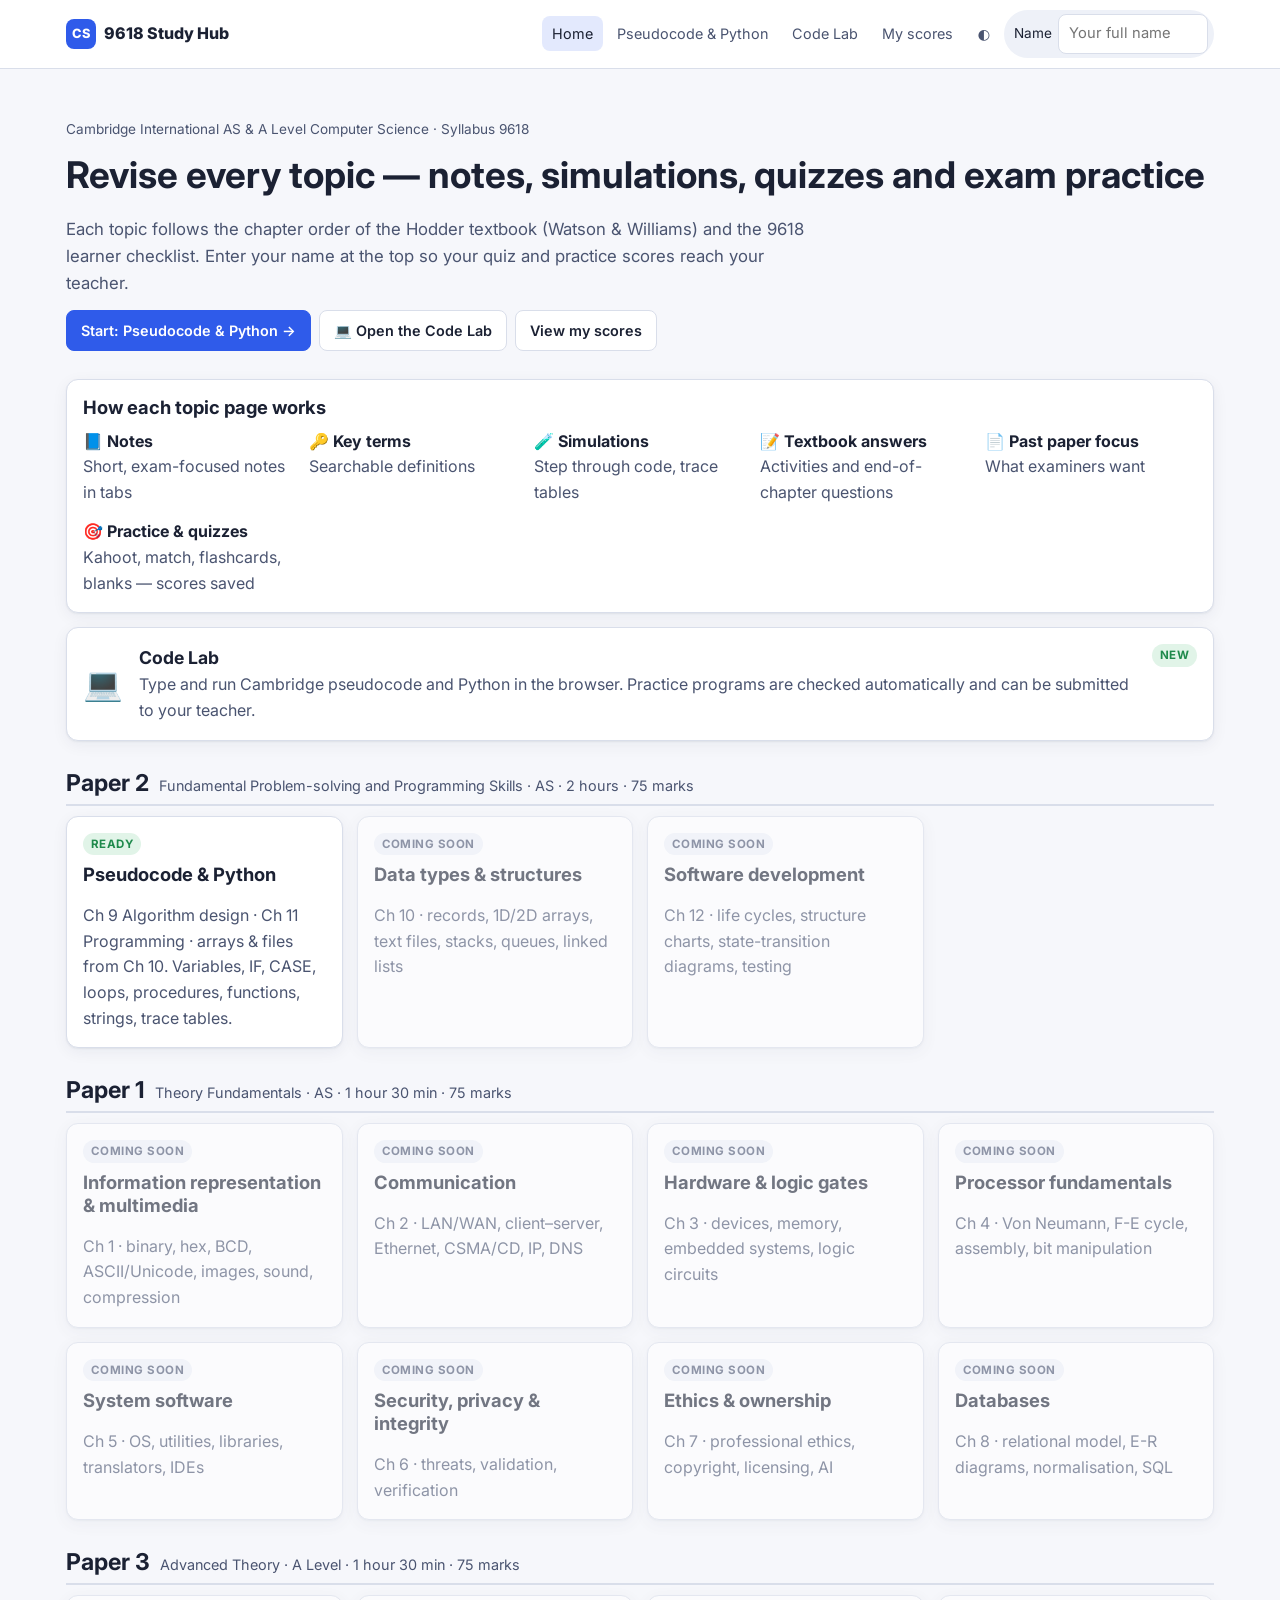
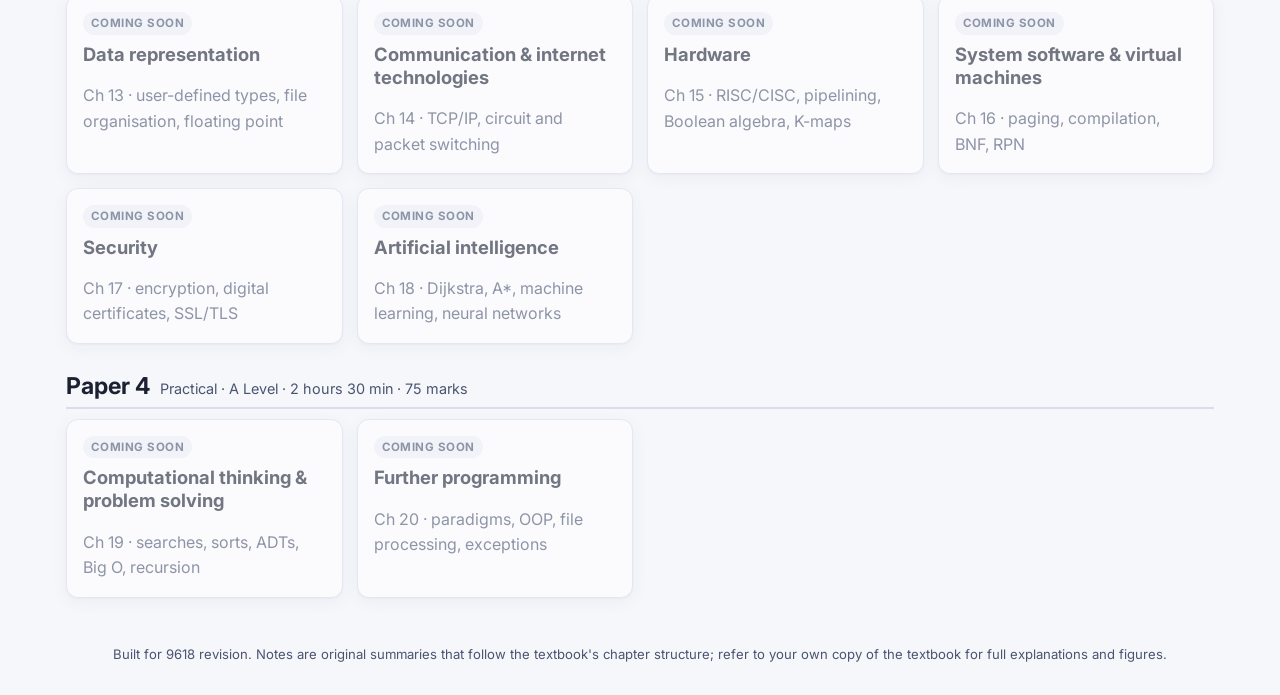
<file: index.html>
<!doctype html>
<html lang="en">
<head>
<meta charset="utf-8">
<meta name="viewport" content="width=device-width, initial-scale=1">
<title>9618 Study Hub</title>
<meta name="description" content="Cambridge International AS & A Level Computer Science (9618) revision: notes, simulations, quizzes and exam-style practice.">
<link rel="preconnect" href="https://fonts.googleapis.com">
<link href="https://fonts.googleapis.com/css2?family=Inter:wght@400;600;700;800&family=JetBrains+Mono:wght@400;600&display=swap" rel="stylesheet">
<link rel="stylesheet" href="assets/style.css">
<script src="assets/config.js"></script>
<script src="assets/app.js"></script>
</head>
<body>
<header class="topbar"><div class="topbar-inner">
  <a class="brand" href="index.html"><span class="logo">CS</span>9618 Study Hub</a>
  <nav class="topnav">
    <a href="index.html" class="active">Home</a>
    <a href="topics/pseudocode-python.html">Pseudocode &amp; Python</a>
    <a href="codelab/index.html">Code Lab</a>
    <a href="scores.html">My scores</a>
    <button data-theme-toggle title="Switch light/dark">◐</button>
    <label class="student-chip"><span class="hide-sm">Name</span><input class="student-name" type="text" placeholder="Your full name"></label>
  </nav>
</div></header>

<main class="wrap">
  <section class="hero">
    <p class="crumbs">Cambridge International AS &amp; A Level Computer Science · Syllabus 9618</p>
    <h1>Revise every topic — notes, simulations, quizzes and exam practice</h1>
    <p class="lead">Each topic follows the chapter order of the Hodder textbook (Watson &amp; Williams) and the 9618 learner checklist. Enter your name at the top so your quiz and practice scores reach your teacher.</p>
    <div class="btn-row">
      <a class="btn primary" href="topics/pseudocode-python.html" style="text-decoration:none">Start: Pseudocode &amp; Python →</a>
      <a class="btn" href="codelab/index.html" style="text-decoration:none">💻 Open the Code Lab</a>
      <a class="btn" href="scores.html" style="text-decoration:none">View my scores</a>
    </div>
  </section>

  <div class="card" style="margin-top:10px">
    <h3>How each topic page works</h3>
    <div class="grid" style="grid-template-columns:repeat(auto-fill,minmax(200px,1fr))">
      <div><b>📘 Notes</b><br><span class="muted">Short, exam-focused notes in tabs</span></div>
      <div><b>🔑 Key terms</b><br><span class="muted">Searchable definitions</span></div>
      <div><b>🧪 Simulations</b><br><span class="muted">Step through code, trace tables</span></div>
      <div><b>📝 Textbook answers</b><br><span class="muted">Activities and end-of-chapter questions</span></div>
      <div><b>📄 Past paper focus</b><br><span class="muted">What examiners want</span></div>
      <div><b>🎯 Practice &amp; quizzes</b><br><span class="muted">Kahoot, match, flashcards, blanks — scores saved</span></div>
    </div>
  </div>

  <a class="card topic-card" href="codelab/index.html" style="margin-top:14px;flex-direction:row;align-items:center;gap:16px;flex-wrap:wrap">
    <span style="font-size:2rem">💻</span>
    <span style="flex:1;min-width:220px"><b style="font-size:1.1rem">Code Lab</b><br><span class="muted">Type and run Cambridge pseudocode and Python in the browser. Practice programs are checked automatically and can be submitted to your teacher.</span></span>
    <span class="tag ready">New</span>
  </a>

  <div class="paper-head"><h2>Paper 2</h2><span>Fundamental Problem-solving and Programming Skills · AS · 2 hours · 75 marks</span></div>
  <div class="grid">
    <a class="card topic-card" href="topics/pseudocode-python.html"><span class="tag ready">Ready</span><h3>Pseudocode &amp; Python</h3><span class="muted">Ch 9 Algorithm design · Ch 11 Programming · arrays &amp; files from Ch 10. Variables, IF, CASE, loops, procedures, functions, strings, trace tables.</span></a>
    <div class="card topic-card disabled"><span class="tag soon">Coming soon</span><h3>Data types &amp; structures</h3><span class="muted">Ch 10 · records, 1D/2D arrays, text files, stacks, queues, linked lists</span></div>
    <div class="card topic-card disabled"><span class="tag soon">Coming soon</span><h3>Software development</h3><span class="muted">Ch 12 · life cycles, structure charts, state-transition diagrams, testing</span></div>
  </div>

  <div class="paper-head"><h2>Paper 1</h2><span>Theory Fundamentals · AS · 1 hour 30 min · 75 marks</span></div>
  <div class="grid">
    <div class="card topic-card disabled"><span class="tag soon">Coming soon</span><h3>Information representation &amp; multimedia</h3><span class="muted">Ch 1 · binary, hex, BCD, ASCII/Unicode, images, sound, compression</span></div>
    <div class="card topic-card disabled"><span class="tag soon">Coming soon</span><h3>Communication</h3><span class="muted">Ch 2 · LAN/WAN, client–server, Ethernet, CSMA/CD, IP, DNS</span></div>
    <div class="card topic-card disabled"><span class="tag soon">Coming soon</span><h3>Hardware &amp; logic gates</h3><span class="muted">Ch 3 · devices, memory, embedded systems, logic circuits</span></div>
    <div class="card topic-card disabled"><span class="tag soon">Coming soon</span><h3>Processor fundamentals</h3><span class="muted">Ch 4 · Von Neumann, F-E cycle, assembly, bit manipulation</span></div>
    <div class="card topic-card disabled"><span class="tag soon">Coming soon</span><h3>System software</h3><span class="muted">Ch 5 · OS, utilities, libraries, translators, IDEs</span></div>
    <div class="card topic-card disabled"><span class="tag soon">Coming soon</span><h3>Security, privacy &amp; integrity</h3><span class="muted">Ch 6 · threats, validation, verification</span></div>
    <div class="card topic-card disabled"><span class="tag soon">Coming soon</span><h3>Ethics &amp; ownership</h3><span class="muted">Ch 7 · professional ethics, copyright, licensing, AI</span></div>
    <div class="card topic-card disabled"><span class="tag soon">Coming soon</span><h3>Databases</h3><span class="muted">Ch 8 · relational model, E-R diagrams, normalisation, SQL</span></div>
  </div>

  <div class="paper-head"><h2>Paper 3</h2><span>Advanced Theory · A Level · 1 hour 30 min · 75 marks</span></div>
  <div class="grid">
    <div class="card topic-card disabled"><span class="tag soon">Coming soon</span><h3>Data representation</h3><span class="muted">Ch 13 · user-defined types, file organisation, floating point</span></div>
    <div class="card topic-card disabled"><span class="tag soon">Coming soon</span><h3>Communication &amp; internet technologies</h3><span class="muted">Ch 14 · TCP/IP, circuit and packet switching</span></div>
    <div class="card topic-card disabled"><span class="tag soon">Coming soon</span><h3>Hardware</h3><span class="muted">Ch 15 · RISC/CISC, pipelining, Boolean algebra, K-maps</span></div>
    <div class="card topic-card disabled"><span class="tag soon">Coming soon</span><h3>System software &amp; virtual machines</h3><span class="muted">Ch 16 · paging, compilation, BNF, RPN</span></div>
    <div class="card topic-card disabled"><span class="tag soon">Coming soon</span><h3>Security</h3><span class="muted">Ch 17 · encryption, digital certificates, SSL/TLS</span></div>
    <div class="card topic-card disabled"><span class="tag soon">Coming soon</span><h3>Artificial intelligence</h3><span class="muted">Ch 18 · Dijkstra, A*, machine learning, neural networks</span></div>
  </div>

  <div class="paper-head"><h2>Paper 4</h2><span>Practical · A Level · 2 hours 30 min · 75 marks</span></div>
  <div class="grid">
    <div class="card topic-card disabled"><span class="tag soon">Coming soon</span><h3>Computational thinking &amp; problem solving</h3><span class="muted">Ch 19 · searches, sorts, ADTs, Big O, recursion</span></div>
    <div class="card topic-card disabled"><span class="tag soon">Coming soon</span><h3>Further programming</h3><span class="muted">Ch 20 · paradigms, OOP, file processing, exceptions</span></div>
  </div>
</main>
<footer>Built for 9618 revision. Notes are original summaries that follow the textbook's chapter structure; refer to your own copy of the textbook for full explanations and figures.</footer>
</body>
</html>
</file>
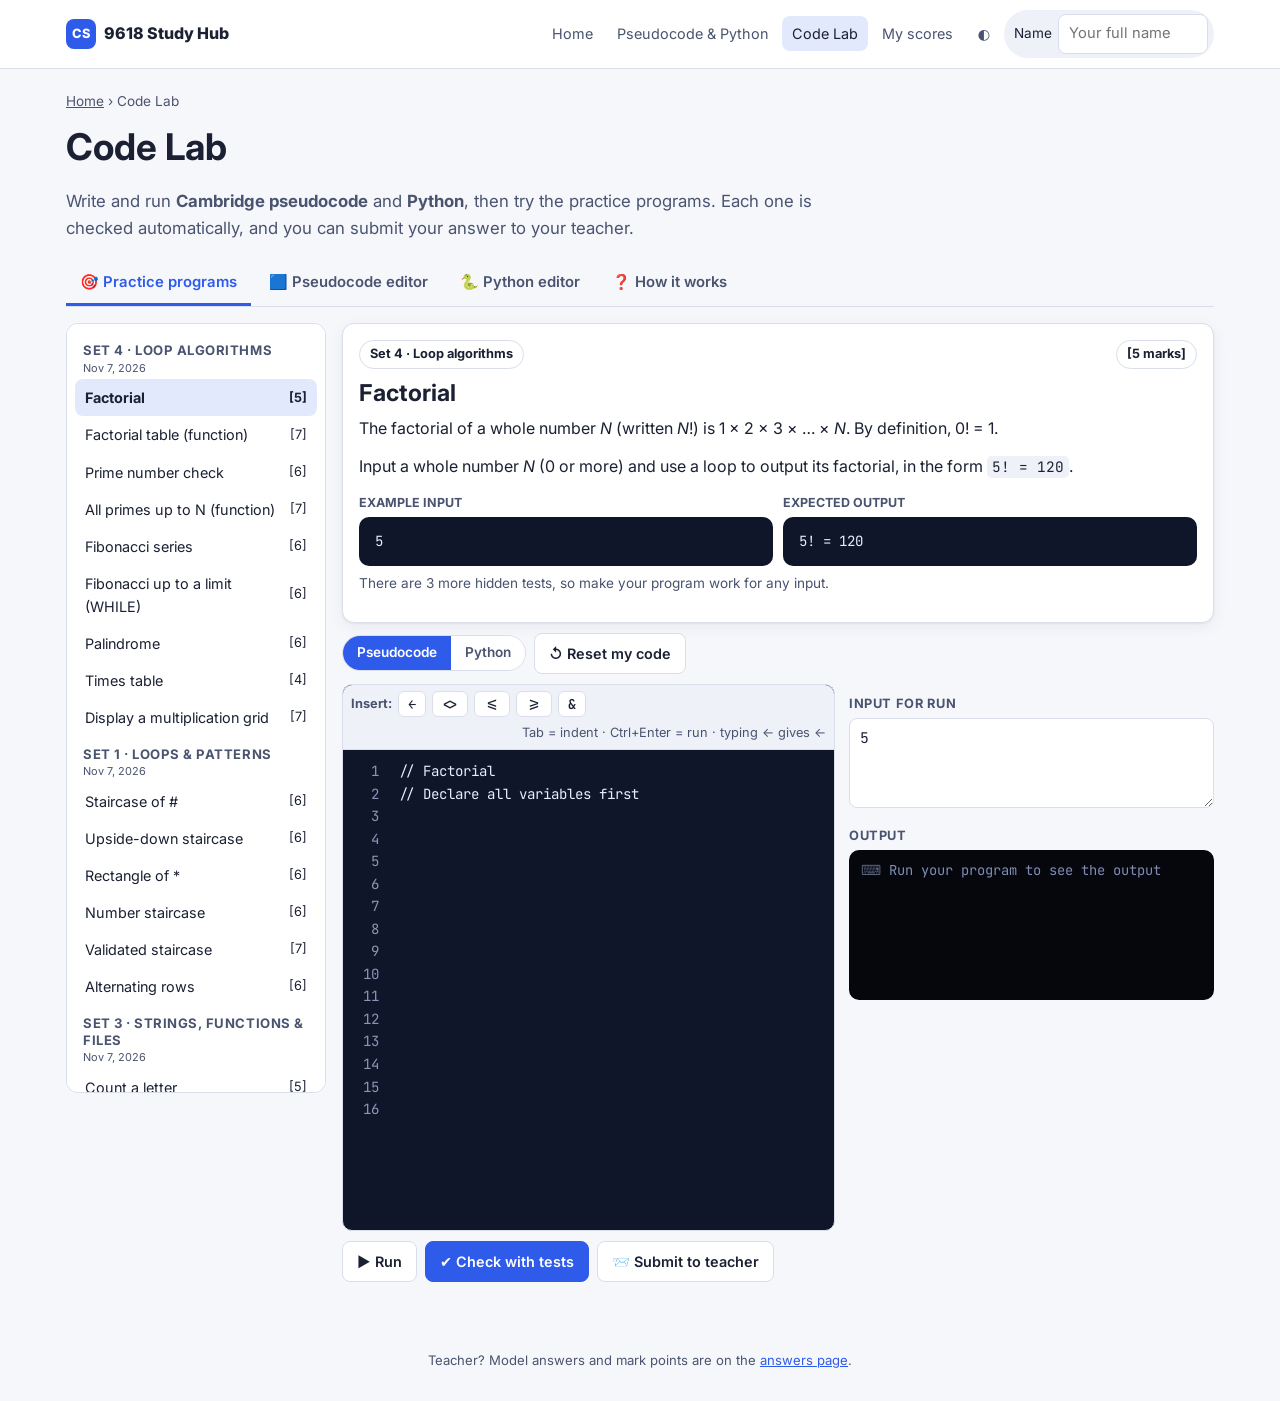
<file: codelab/index.html>
<!doctype html>
<html lang="en">
<head>
<meta charset="utf-8">
<meta name="viewport" content="width=device-width, initial-scale=1">
<title>Code Lab</title>
<link href="https://fonts.googleapis.com/css2?family=Inter:wght@400;600;700;800&family=JetBrains+Mono:wght@400;600&display=swap" rel="stylesheet">
<link rel="stylesheet" href="../assets/style.css">
<link rel="stylesheet" href="codelab.css">
<script src="../assets/config.js"></script>
<script src="../assets/app.js"></script>
<script src="pseudo.js"></script>
<script src="editor.js"></script>
<script src="questions.js"></script>
</head>
<body>
<header class="topbar"><div class="topbar-inner">
  <a class="brand" href="../index.html"><span class="logo">CS</span>9618 Study Hub</a>
  <nav class="topnav">
    <a href="../index.html">Home</a>
    <a href="../topics/pseudocode-python.html">Pseudocode &amp; Python</a>
    <a href="index.html" class="active">Code Lab</a>
    <a href="../scores.html">My scores</a>
    <button data-theme-toggle title="Switch light/dark">◐</button>
    <label class="student-chip"><span class="hide-sm">Name</span><input class="student-name" type="text" placeholder="Your full name"></label>
  </nav>
</div></header>

<main class="wrap">
  <p class="crumbs"><a href="../index.html">Home</a> › Code Lab</p>
  <h1>Code Lab</h1>
  <p class="lead">Write and run <b>Cambridge pseudocode</b> and <b>Python</b>, then try the practice programs. Each one is checked automatically, and you can submit your answer to your teacher.</p>

  <nav class="tabs" data-tabs="lab">
    <button data-tab="practice">🎯 Practice programs</button>
    <button data-tab="pseudo">🟦 Pseudocode editor</button>
    <button data-tab="python">🐍 Python editor</button>
    <button data-tab="help">❓ How it works</button>
  </nav>

  <!-- PRACTICE -->
  <section class="panel" data-panel-group="lab" data-panel="practice">
    <div class="q-layout">
      <aside class="q-list" id="qlist" aria-label="Practice questions"></aside>
      <div id="qview"></div>
    </div>
  </section>

  <!-- FREE PSEUDOCODE -->
  <section class="panel" data-panel-group="lab" data-panel="pseudo" hidden>
    <div class="btn-row"><label>Load an example: <select id="pexamples"><option value="">— choose —</option></select></label>
      <button class="btn" id="pdownload">⬇ Save as .txt</button><button class="btn" id="pclear">Clear</button></div>
    <div class="lab-grid">
      <div><div id="ped"></div>
        <div class="btn-row"><button class="btn primary" id="prun">▶ Run</button><span class="status" id="pstatus"></span></div></div>
      <div class="io">
        <label for="pinput">Input (one value per line, used by INPUT in order)</label><textarea id="pinput"></textarea>
        <label>Output</label><div class="console2" id="pout"><div class="c-in">Press Run to see the output</div></div>
        <details class="q" style="margin-top:10px"><summary><span>📁 Files (for OPENFILE / READFILE)</span></summary><div class="body">
          <label for="pfname">File name</label><input type="text" id="pfname" value="Trees.txt" style="width:100%">
          <label for="pftext">Contents</label><textarea id="pftext"></textarea></div></details>
      </div>
    </div>
  </section>

  <!-- FREE PYTHON -->
  <section class="panel" data-panel-group="lab" data-panel="python" hidden>
    <div class="btn-row"><label>Load an example: <select id="yexamples"><option value="">— choose —</option></select></label>
      <button class="btn" id="ydownload">⬇ Save as .py</button><button class="btn" id="yclear">Clear</button></div>
    <div class="lab-grid">
      <div><div id="yed"></div>
        <div class="btn-row"><button class="btn primary" id="yrun">▶ Run</button><button class="btn" id="ystop">■ Stop</button><span class="status" id="ystatus"></span></div></div>
      <div class="io">
        <label for="yinput">Input (one value per line, used by input() in order)</label><textarea id="yinput"></textarea>
        <label>Output</label><div class="console2" id="yout"><div class="c-in">Press Run to see the output. The first run downloads Python (needs internet).</div></div>
        <details class="q" style="margin-top:10px"><summary><span>📁 Files (for open())</span></summary><div class="body">
          <label for="yfname">File name</label><input type="text" id="yfname" value="Trees.txt" style="width:100%">
          <label for="yftext">Contents</label><textarea id="yftext"></textarea></div></details>
      </div>
    </div>
  </section>

  <!-- HELP -->
  <section class="panel" data-panel-group="lab" data-panel="help" hidden>
    <div class="card">
      <h2 style="margin-top:0">How the Code Lab works</h2>
      <ul>
        <li><b>Input box:</b> programs can't pause to ask you questions, so type every value your program will INPUT, one per line, before pressing Run.</li>
        <li><b>Pseudocode</b> follows the Cambridge 9618 rules: capital keywords, <code>←</code> for assignment, <code>&amp;</code> to join strings, <code>ENDIF</code>, <code>NEXT</code>, <code>ENDWHILE</code>, <code>ENDCASE</code>. If you write Python by mistake, the error message tells you the pseudocode way.</li>
        <li>It warns you if a variable isn't <b>DECLARE</b>d and stops you if you use a variable before giving it a value, just as an examiner would.</li>
        <li><b>Python</b> is real Python 3, running in your browser. The first run takes a few seconds to download.</li>
        <li><b>Practice programs:</b> <i>Run</i> tries your program with the example input. <i>Check with tests</i> runs every test case. <i>Submit to teacher</i> sends your code and test result to your teacher's sheet. Enter your name at the top first.</li>
        <li>Your code is saved automatically in this browser, separately for each question and each language.</li>
        <li><b>Shortcuts:</b> Tab indents, Shift+Tab un-indents, Ctrl+Enter runs, and typing <code>&lt;-</code> becomes <code>←</code>.</li>
      </ul>
      <h3>Pseudocode features supported</h3>
      <p class="muted">DECLARE (including ARRAY[1:n] and [1:r, 1:c]), CONSTANT, INPUT, OUTPUT, IF/THEN/ELSE/ENDIF, CASE OF/OTHERWISE/ENDCASE (single values, lists, ranges with TO), FOR/TO/STEP/NEXT, WHILE/DO/ENDWHILE, REPEAT/UNTIL, PROCEDURE/CALL with BYVAL/BYREF, FUNCTION/RETURNS/RETURN, OPENFILE/READFILE/WRITEFILE/CLOSEFILE/EOF, plus LENGTH, LEFT, RIGHT, MID, TO_UPPER, TO_LOWER, NUM_TO_STR, STR_TO_NUM, IS_NUM, ASC, CHR, INT, RAND, ROUND, DIV, MOD.</p>
    </div>
  </section>
</main>
<footer>Teacher? Model answers and mark points are on the <a href="answers.html">answers page</a>.</footer>

<script>
(function () {
  const { createEditor, runPseudo, PyRunner, renderConsole, runTests, renderTests, esc, store } = CodeLab;
  const D = window.CODELAB, $ = s => document.querySelector(s);
  const fileObj = (n, t) => n.trim() ? { [n.trim()]: t } : {};

  /* ---------- free pseudocode editor ---------- */
  let ped;
  const runP = () => {
    const r = runPseudo(ped.get(), $("#pinput").value, fileObj($("#pfname").value, $("#pftext").value));
    renderConsole($("#pout"), r); ped.markError(r.errorLine);
    $("#pstatus").textContent = r.ok ? `Finished in ${r.ms.toFixed(0)} ms` : "Fix the error shown in red";
  };
  ped = createEditor($("#ped"), { lang: "pseudo", storageKey: "codelab:free:pseudo", value: D.examples.pseudo["Hello + input"].code, onRun: runP });
  $("#pinput").value = store.get("codelab:free:pseudo:in", "Megar");
  $("#pinput").oninput = () => store.set("codelab:free:pseudo:in", $("#pinput").value);
  $("#pftext").value = D.defaultFiles["Trees.txt"];
  Object.keys(D.examples.pseudo).forEach(k => $("#pexamples").insertAdjacentHTML("beforeend", `<option>${esc(k)}</option>`));
  $("#pexamples").onchange = e => { const ex = D.examples.pseudo[e.target.value]; if (ex) { ped.set(ex.code); $("#pinput").value = ex.input; store.set("codelab:free:pseudo:in", ex.input); runP(); } };
  $("#prun").onclick = runP;
  $("#pclear").onclick = () => { if (confirm("Clear the pseudocode editor?")) ped.set(""); };
  $("#pdownload").onclick = () => download("program-pseudocode.txt", ped.get());

  /* ---------- free python editor ---------- */
  let yed;
  const runY = async () => {
    $("#yrun").disabled = true; $("#yout").innerHTML = '<div class="c-in">Running…</div>';
    const r = await PyRunner.run(yed.get(), $("#yinput").value, fileObj($("#yfname").value, $("#yftext").value), { onStatus: t => $("#ystatus").textContent = t });
    renderConsole($("#yout"), r); yed.markError(r.errorLine); $("#yrun").disabled = false;
    $("#ystatus").textContent = r.ok ? "Finished" : "Fix the error shown in red";
  };
  yed = createEditor($("#yed"), { lang: "python", storageKey: "codelab:free:python", value: D.examples.python["Hello + input"].code, onRun: runY });
  $("#yinput").value = store.get("codelab:free:python:in", "Megar");
  $("#yinput").oninput = () => store.set("codelab:free:python:in", $("#yinput").value);
  $("#yftext").value = D.defaultFiles["Trees.txt"];
  Object.keys(D.examples.python).forEach(k => $("#yexamples").insertAdjacentHTML("beforeend", `<option>${esc(k)}</option>`));
  $("#yexamples").onchange = e => { const ex = D.examples.python[e.target.value]; if (ex) { yed.set(ex.code); $("#yinput").value = ex.input; store.set("codelab:free:python:in", ex.input); } };
  $("#yrun").onclick = runY;
  $("#ystop").onclick = () => { PyRunner.stop(); $("#yrun").disabled = false; $("#ystatus").textContent = "Stopped"; };
  $("#yclear").onclick = () => { if (confirm("Clear the Python editor?")) yed.set(""); };
  $("#ydownload").onclick = () => download("program.py", yed.get());

  function download(name, text) { const a = document.createElement("a"); a.href = URL.createObjectURL(new Blob([text], { type: "text/plain" })); a.download = name; a.click(); }

  /* ---------- practice questions ---------- */
  const all = []; D.sets.forEach(s => s.questions.forEach(q => all.push({ set: s, q })));
  const statusKey = (id, lang) => `codelab:status:${id}:${lang}`;
  function listHTML(activeId) {
    const sets = D.sets.slice().sort((a, b) => b.date.localeCompare(a.date));
    return sets.map(s => `<h4>${esc(s.title)}<br><small>${new Date(s.date + "T00:00").toLocaleDateString(undefined, { day: "numeric", month: "short", year: "numeric" })}</small></h4>` +
      s.questions.map(q => {
        const st = [store.get(statusKey(q.id, "pseudo"), ""), store.get(statusKey(q.id, "python"), "")];
        const mark = st.includes("submitted") ? "📨" : st.includes("passed") ? "✅" : st.some(Boolean) ? "•" : "";
        return `<button data-q="${q.id}" class="${q.id === activeId ? "on" : ""}">${esc(q.title)}<span class="st">${mark} [${q.marks}]</span></button>`;
      }).join("")).join("");
  }
  function showList(activeId) {
    $("#qlist").innerHTML = listHTML(activeId);
    $("#qlist").querySelectorAll("button").forEach(b => b.onclick = () => openQ(b.dataset.q));
  }
  let current = null;
  function openQ(id) {
    const hit = all.find(x => x.q.id === id) || all[0]; const { q, set } = hit;
    store.set("codelab:lastq", q.id); showList(q.id);
    let lang = store.get("codelab:lang:" + q.id, "pseudo");
    const ex = q.tests[0];
    $("#qview").innerHTML = `<div class="card">
      <div class="btn-row" style="margin-top:0;justify-content:space-between"><span class="pill">${esc(set.title)}</span><span class="pill">[${q.marks} marks]</span></div>
      <h2 style="margin:.3em 0">${esc(q.title)}</h2>${q.task}
      <div class="example-io"><div><div class="label muted" style="font-size:.78rem;font-weight:700">EXAMPLE INPUT</div><pre>${esc(ex.input) || "(none)"}</pre></div>
      <div><div class="label muted" style="font-size:.78rem;font-weight:700">EXPECTED OUTPUT</div><pre>${esc(ex.output) || "(an empty line)"}</pre></div></div>
      <p class="muted" style="font-size:.85rem">${q.tests.length > 1 ? `There are ${q.tests.length - 1} more hidden tests, so make your program work for any input.` : ""}</p></div>
      <div class="btn-row"><div class="lang-toggle"><button data-lang="pseudo">Pseudocode</button><button data-lang="python">Python</button></div>
        <button class="btn" data-reset>↺ Reset my code</button></div>
      <div class="lab-grid"><div><div id="qed"></div>
        <div class="btn-row"><button class="btn" data-run>▶ Run</button><button class="btn primary" data-test>✔ Check with tests</button><button class="btn" data-submit>📨 Submit to teacher</button><span class="status" data-status></span></div></div>
        <div class="io"><label for="qin">Input for Run</label><textarea id="qin"></textarea>
        <label>Output</label><div class="console2" data-out><div class="c-in">Run your program to see the output</div></div></div></div>
      <div data-tests style="margin-top:12px"></div>`;
    const V = $("#qview");
    let ed; let lastTests = null;
    const starter = l => l === "pseudo" ? "// " + q.title + "\n// Declare all variables first\n\n" : "# " + q.title + "\n\n";
    function mount() {
      V.querySelectorAll("[data-lang]").forEach(b => b.classList.toggle("on", b.dataset.lang === lang));
      ed = createEditor(V.querySelector("#qed"), { lang, storageKey: `codelab:code:${q.id}:${lang}`, value: starter(lang), onRun: run });
      $("#qin").value = store.get(`codelab:in:${q.id}`, ex.input);
      V.querySelector("[data-tests]").innerHTML = ""; lastTests = null;
      V.querySelector("[data-out]").innerHTML = '<div class="c-in">Run your program to see the output</div>';
    }
    async function run() {
      const st = V.querySelector("[data-status]"); st.textContent = "Running…";
      const r = lang === "pseudo" ? runPseudo(ed.get(), $("#qin").value, q.files || {}) : await PyRunner.run(ed.get(), $("#qin").value, q.files || {}, { onStatus: t => st.textContent = t });
      renderConsole(V.querySelector("[data-out]"), r); ed.markError(r.errorLine);
      st.textContent = r.ok ? "Finished" : "Fix the error shown in red";
      if (!store.get(statusKey(q.id, lang), "")) { store.set(statusKey(q.id, lang), "tried"); showList(q.id); }
    }
    async function test() {
      const st = V.querySelector("[data-status]"); st.textContent = "Testing…";
      lastTests = await runTests(lang, ed.get(), q.tests, q.files || {}, t => st.textContent = t);
      const passed = renderTests(V.querySelector("[data-tests]"), lastTests);
      st.textContent = `${passed}/${q.tests.length} tests passed`;
      if (passed === q.tests.length && store.get(statusKey(q.id, lang), "") !== "submitted") store.set(statusKey(q.id, lang), "passed");
      showList(q.id);
      return passed;
    }
    V.querySelectorAll("[data-lang]").forEach(b => b.onclick = () => { lang = b.dataset.lang; store.set("codelab:lang:" + q.id, lang); mount(); });
    V.querySelector("[data-run]").onclick = run;
    V.querySelector("[data-test]").onclick = test;
    V.querySelector("[data-reset]").onclick = () => { if (confirm("Delete your code for this question and start again?")) ed.set(starter(lang)); };
    V.querySelector("[data-submit]").onclick = async () => {
      const name = (Hub.store.get("cs9618_student", "") || "").trim();
      if (!name) { Hub.toast("Type your name in the Name box at the top first"); document.querySelector(".student-name").focus(); return; }
      if (!ed.get().trim()) { Hub.toast("Write your program first"); return; }
      const passed = await test();
      Hub.saveScore({ topic: "Code Lab", activity: `${set.title} — ${q.title} [${lang === "pseudo" ? "Pseudocode" : "Python"}]`, type: "Program submission", score: passed, max: q.tests.length,
        details: `[${lang === "pseudo" ? "PSEUDOCODE" : "PYTHON"} · ${q.id} · ${passed}/${q.tests.length} tests]\n` + ed.get() });
      store.set(statusKey(q.id, lang), "submitted"); showList(q.id);
    };
    $("#qin") && $("#qin").addEventListener("input", () => store.set(`codelab:in:${q.id}`, $("#qin").value));
    mount();
    V.addEventListener("input", e => { if (e.target.id === "qin") store.set(`codelab:in:${q.id}`, e.target.value); });
    current = q;
  }
  openQ(store.get("codelab:lastq", all[0].q.id));
})();
</script>
</body>
</html>
</file>
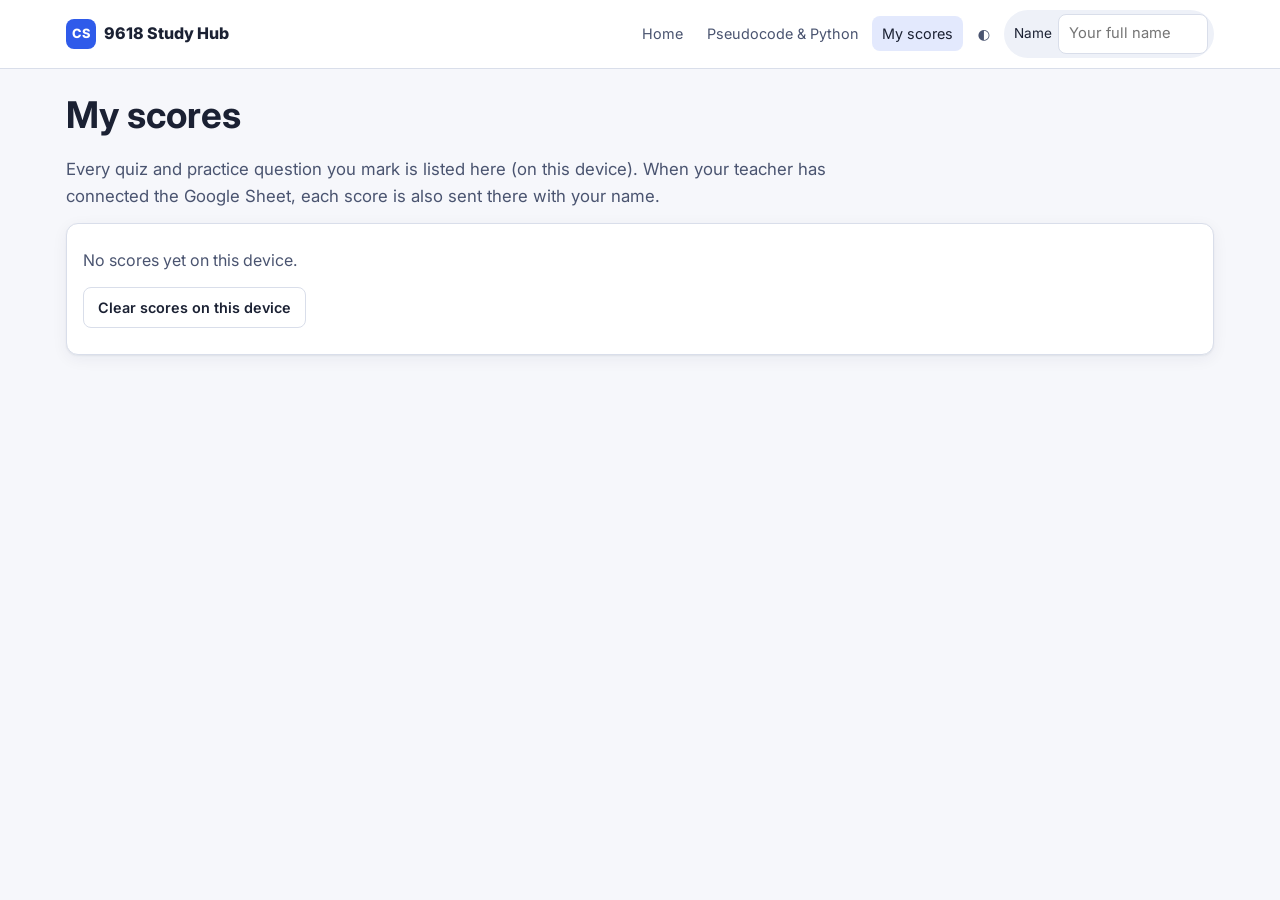
<file: scores.html>
<!doctype html>
<html lang="en">
<head>
<meta charset="utf-8">
<meta name="viewport" content="width=device-width, initial-scale=1">
<title>My Scores</title>
<link href="https://fonts.googleapis.com/css2?family=Inter:wght@400;600;700;800&family=JetBrains+Mono:wght@400;600&display=swap" rel="stylesheet">
<link rel="stylesheet" href="assets/style.css">
<script src="assets/config.js"></script>
<script src="assets/app.js"></script>
</head>
<body>
<header class="topbar"><div class="topbar-inner">
  <a class="brand" href="index.html"><span class="logo">CS</span>9618 Study Hub</a>
  <nav class="topnav">
    <a href="index.html">Home</a>
    <a href="topics/pseudocode-python.html">Pseudocode &amp; Python</a>
    <a href="scores.html" class="active">My scores</a>
    <button data-theme-toggle title="Switch light/dark">◐</button>
    <label class="student-chip"><span class="hide-sm">Name</span><input class="student-name" type="text" placeholder="Your full name"></label>
  </nav>
</div></header>
<main class="wrap">
  <h1>My scores</h1>
  <p class="lead">Every quiz and practice question you mark is listed here (on this device). When your teacher has connected the Google Sheet, each score is also sent there with your name.</p>
  <div class="card"><div data-score-table></div>
  <div class="btn-row"><button class="btn" id="clear">Clear scores on this device</button></div></div>
</main>
<script>
document.getElementById("clear").onclick=()=>{ if(confirm("Delete all scores stored on this device? (Scores already sent to the teacher sheet are kept.)")){ localStorage.removeItem("cs9618_scores"); location.reload(); } };
</script>
</body>
</html>
</file>
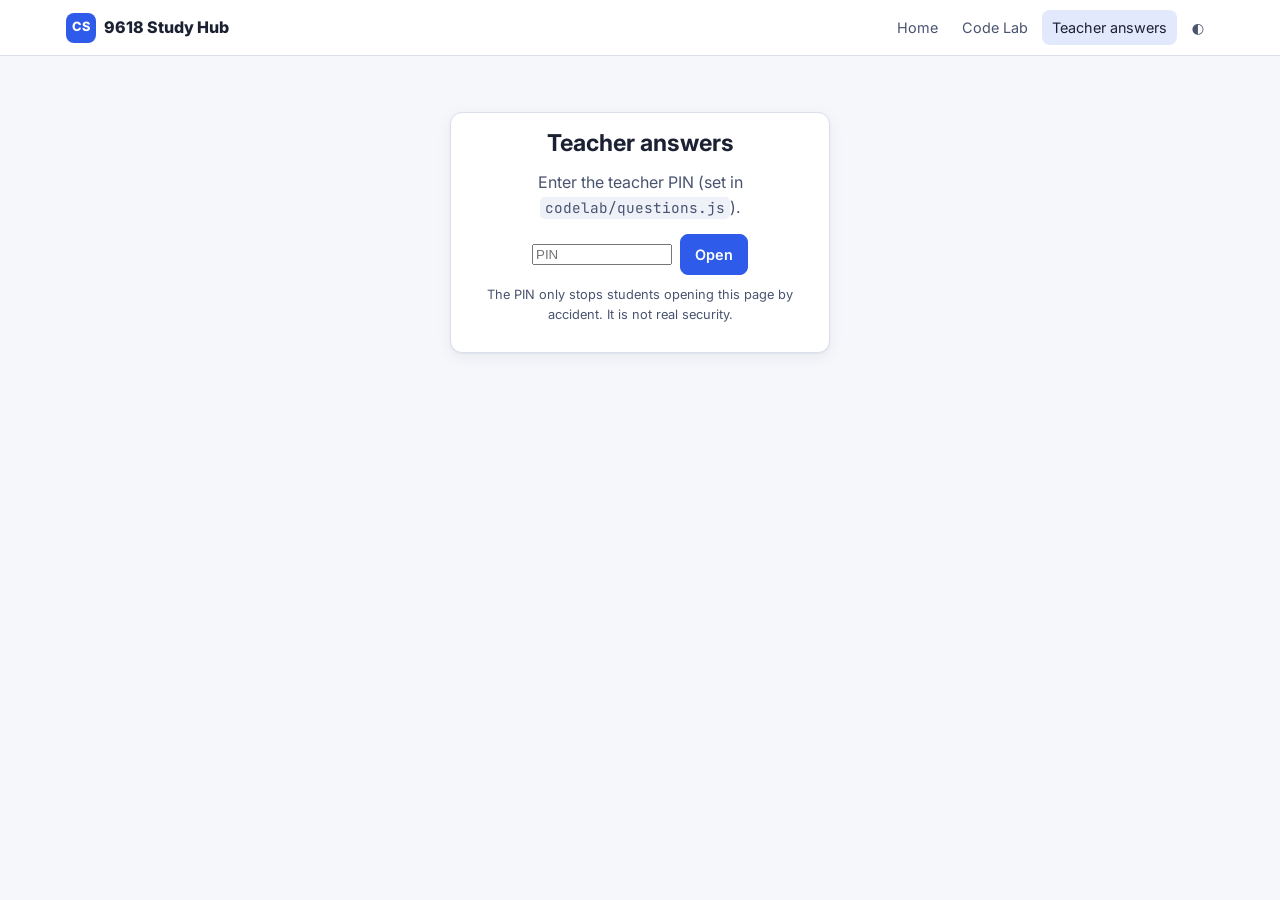
<file: codelab/answers.html>
<!doctype html>
<html lang="en">
<head>
<meta charset="utf-8">
<meta name="viewport" content="width=device-width, initial-scale=1">
<title>Code Lab Answers</title>
<meta name="robots" content="noindex">
<link href="https://fonts.googleapis.com/css2?family=Inter:wght@400;600;700;800&family=JetBrains+Mono:wght@400;600&display=swap" rel="stylesheet">
<link rel="stylesheet" href="../assets/style.css">
<link rel="stylesheet" href="codelab.css">
<script src="../assets/config.js"></script>
<script src="../assets/app.js"></script>
<script src="pseudo.js"></script>
<script src="editor.js"></script>
<script src="questions.js"></script>
</head>
<body>
<header class="topbar"><div class="topbar-inner">
  <a class="brand" href="../index.html"><span class="logo">CS</span>9618 Study Hub</a>
  <nav class="topnav">
    <a href="../index.html">Home</a>
    <a href="index.html">Code Lab</a>
    <a href="answers.html" class="active">Teacher answers</a>
    <button data-theme-toggle title="Switch light/dark">◐</button>
  </nav>
</div></header>

<main class="wrap">
  <div id="gate" class="card pin-gate">
    <h2 style="margin-top:0">Teacher answers</h2>
    <p class="muted">Enter the teacher PIN (set in <code>codelab/questions.js</code>).</p>
    <div class="btn-row" style="justify-content:center"><input type="password" id="pin" placeholder="PIN" style="width:140px"><button class="btn primary" id="go">Open</button></div>
    <p class="muted" style="font-size:.8rem">The PIN only stops students opening this page by accident. It is not real security.</p>
  </div>

  <div id="content" hidden>
    <h1>Code Lab answer key</h1>
    <p class="lead">Model answers, mark points and test cases for every practice program. Student submissions arrive in the <b>Scores</b> tab of your Google Sheet (Type = <i>Program submission</i>; the code is in the <b>Details</b> column). To run a submission against the tests, paste it into <b>Check a student's answer</b> under that question.</p>
    <div class="btn-row"><button class="btn" id="verify">✔ Run every model pseudocode answer against its tests</button><span class="status" id="vstatus"></span></div>
    <nav class="tabs" id="settabs"></nav>
    <div id="sets"></div>
  </div>
</main>

<script>
(function () {
  const D = window.CODELAB, { esc, createEditor, runPseudo, PyRunner, runTests, renderTests } = CodeLab;
  const $ = s => document.querySelector(s);
  const open = () => { $("#gate").hidden = true; $("#content").hidden = false; try { sessionStorage.setItem("codelab_t", "1"); } catch (e) {} build(); };
  $("#go").onclick = () => { if ($("#pin").value === String(D.TEACHER_PIN)) open(); else Hub.toast("Wrong PIN"); };
  $("#pin").onkeydown = e => { if (e.key === "Enter") $("#go").click(); };
  try { if (sessionStorage.getItem("codelab_t") === "1") open(); } catch (e) {}

  function build() {
    if ($("#sets").dataset.built) return; $("#sets").dataset.built = 1;
    const sets = D.sets.slice().sort((a, b) => b.date.localeCompare(a.date));
    $("#settabs").innerHTML = sets.map(s => `<button data-tab="${s.id}">${esc(s.title)}</button>`).join("");
    $("#sets").innerHTML = sets.map(s => `<section class="panel" data-panel-group="sets" data-panel="${s.id}" hidden>
      <p class="muted">Set date: ${esc(s.date)} · ${s.questions.length} questions · ${s.questions.reduce((a, q) => a + q.marks, 0)} marks</p>
      ${s.questions.map((q, n) => `<details class="q" data-q="${q.id}"><summary><span>Q${n + 1}. ${esc(q.title)}</span><span class="marks">[${q.marks} marks] · ${q.tests.length} tests</span></summary><div class="body">
        <div class="callout">${q.task}</div>
        <h4>Mark points</h4><ol>${q.markPoints.map(m => `<li>${esc(m)}</li>`).join("")}</ol>
        <div class="two-col"><div><div class="label">Model pseudocode</div><pre data-lang="pseudo">${esc(q.modelPseudo)}</pre></div>
        <div><div class="label">Model Python</div><pre data-lang="python">${esc(q.modelPython)}</pre></div></div>
        <h4>Test cases</h4><div class="table-wrap"><table><tr><th>#</th><th>Input</th><th>Expected output</th></tr>${q.tests.map((t, i) => `<tr><td>${i + 1}</td><td><pre style="margin:0">${esc(t.input) || "(none)"}</pre></td><td><pre style="margin:0">${esc(t.output) || "(empty line)"}</pre></td></tr>`).join("")}</table></div>
        <details class="q"><summary><span>🔍 Check a student's answer</span></summary><div class="body">
          <div class="btn-row"><div class="lang-toggle"><button data-l="pseudo" class="on">Pseudocode</button><button data-l="python">Python</button></div><span class="muted">Paste the code from the Details column (the first [ … ] line is ignored).</span></div>
          <div data-ed></div><div class="btn-row"><button class="btn primary" data-check>Run the tests</button><span class="status" data-st></span></div><div data-res></div>
        </div></details>
      </div></details>`).join("")}</section>`).join("");
    Hub.initHighlight($("#sets"));
    // tabs
    const btns = [...$("#settabs").querySelectorAll("button")];
    const show = id => { btns.forEach(b => b.setAttribute("aria-selected", b.dataset.tab === id)); document.querySelectorAll('[data-panel-group="sets"]').forEach(p => p.hidden = p.dataset.panel !== id); };
    btns.forEach(b => b.onclick = () => show(b.dataset.tab)); show(btns[0].dataset.tab);
    // student checkers
    document.querySelectorAll("details.q[data-q]").forEach(d => {
      const q = D.sets.flatMap(s => s.questions).find(x => x.id === d.dataset.q);
      let lang = "pseudo", ed = null;
      const mount = () => { ed = createEditor(d.querySelector("[data-ed]"), { lang, value: "", minLines: 10 }); };
      d.querySelector("details").addEventListener("toggle", () => { if (!ed) mount(); }, { once: true });
      d.querySelectorAll("[data-l]").forEach(b => b.onclick = () => { lang = b.dataset.l; d.querySelectorAll("[data-l]").forEach(x => x.classList.toggle("on", x === b)); mount(); });
      d.querySelector("[data-check]").onclick = async () => {
        const code = ed.get().replace(/^\[(PSEUDOCODE|PYTHON)[^\]]*\]\s*\n/, "");
        const st = d.querySelector("[data-st]"); st.textContent = "Testing…";
        const res = await runTests(lang, code, q.tests, q.files || {}, t => st.textContent = t);
        const p = renderTests(d.querySelector("[data-res]"), res); st.textContent = `${p}/${q.tests.length} passed`;
      };
    });
  }

  $("#verify").onclick = async () => {
    const qs = D.sets.flatMap(s => s.questions); let ok = 0; const bad = [];
    for (const q of qs) { const r = await runTests("pseudo", q.modelPseudo, q.tests, q.files || {}); if (r.every(x => x.pass)) ok++; else bad.push(q.title); }
    $("#vstatus").textContent = `${ok}/${qs.length} model answers pass all their tests` + (bad.length ? " · check: " + bad.join(", ") : " ✅");
  };
})();
</script>
</body>
</html>
</file>
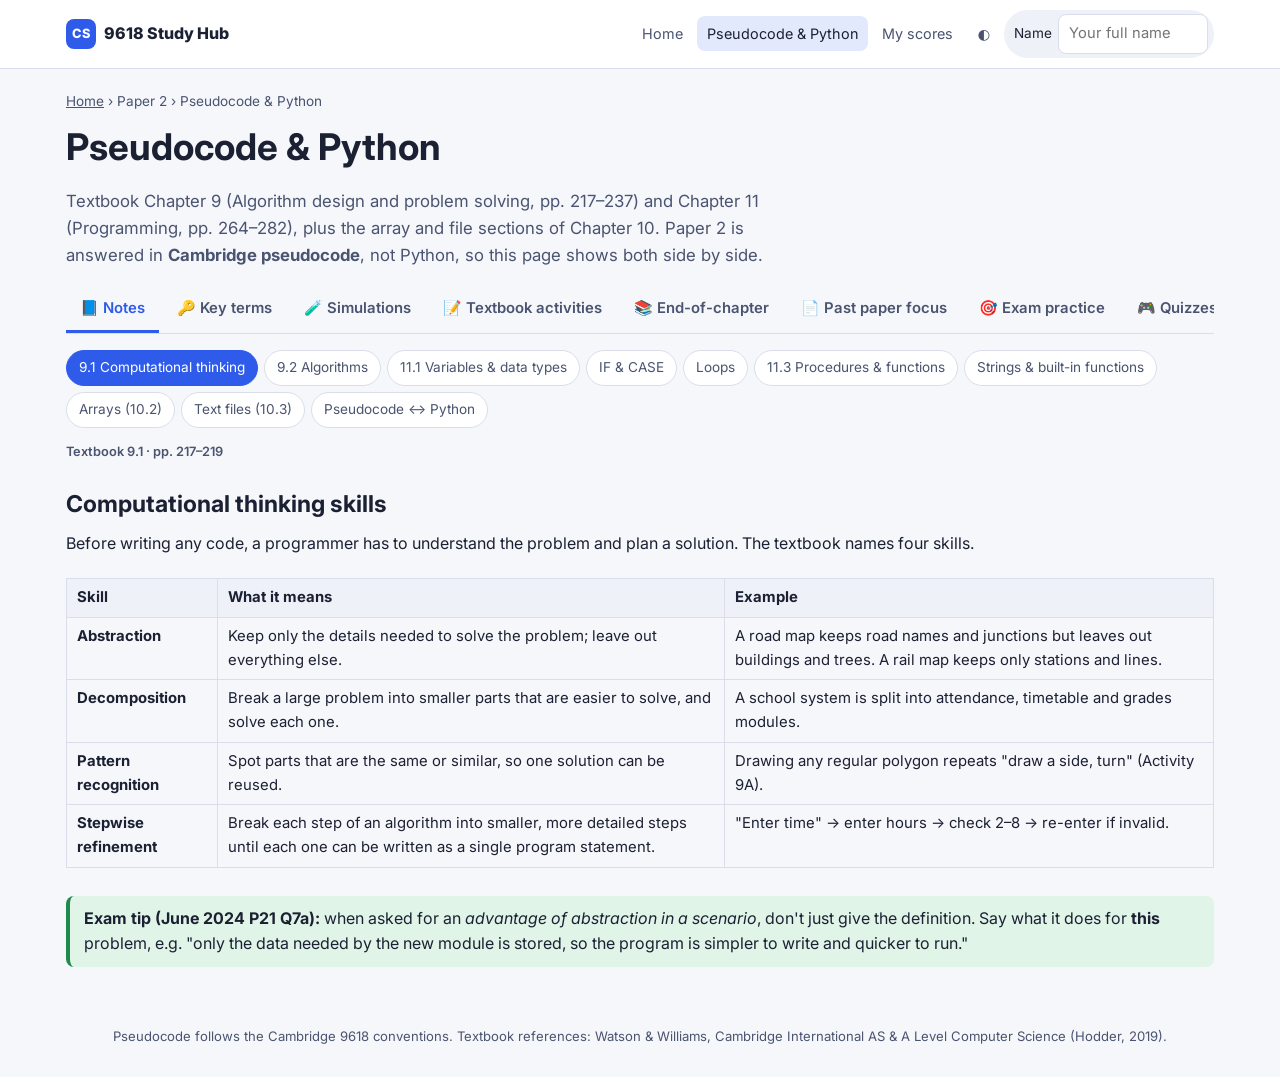
<file: topics/pseudocode-python.html>
<!doctype html>
<html lang="en">
<head>
<meta charset="utf-8">
<meta name="viewport" content="width=device-width, initial-scale=1">
<title>Pseudocode &amp; Python</title>
<link href="https://fonts.googleapis.com/css2?family=Inter:wght@400;600;700;800&family=JetBrains+Mono:wght@400;600&display=swap" rel="stylesheet">
<link rel="stylesheet" href="../assets/style.css">
<script src="../assets/config.js"></script>
<script src="../assets/app.js"></script>
</head>
<body>
<header class="topbar"><div class="topbar-inner">
  <a class="brand" href="../index.html"><span class="logo">CS</span>9618 Study Hub</a>
  <nav class="topnav">
    <a href="../index.html">Home</a>
    <a href="pseudocode-python.html" class="active">Pseudocode &amp; Python</a>
    <a href="../scores.html">My scores</a>
    <button data-theme-toggle title="Switch light/dark">◐</button>
    <label class="student-chip"><span class="hide-sm">Name</span><input class="student-name" type="text" placeholder="Your full name"></label>
  </nav>
</div></header>

<main class="wrap">
  <p class="crumbs"><a href="../index.html">Home</a> › Paper 2 › Pseudocode &amp; Python</p>
  <h1>Pseudocode &amp; Python</h1>
  <p class="lead">Textbook Chapter 9 (Algorithm design and problem solving, pp. 217–237) and Chapter 11 (Programming, pp. 264–282), plus the array and file sections of Chapter 10. Paper 2 is answered in <b>Cambridge pseudocode</b>, not Python, so this page shows both side by side.</p>

  <nav class="tabs" data-tabs="main">
    <button data-tab="notes">📘 Notes</button>
    <button data-tab="terms">🔑 Key terms</button>
    <button data-tab="sims">🧪 Simulations</button>
    <button data-tab="activities">📝 Textbook activities</button>
    <button data-tab="eoc">📚 End-of-chapter</button>
    <button data-tab="pastpaper">📄 Past paper focus</button>
    <button data-tab="practice">🎯 Exam practice</button>
    <button data-tab="quizzes">🎮 Quizzes</button>
  </nav>

  <!-- ===================== NOTES ===================== -->
  <section class="panel" data-panel-group="main" data-panel="notes">
    <div class="subtabs" data-tabs="notes">
      <button data-tab="n-think">9.1 Computational thinking</button>
      <button data-tab="n-alg">9.2 Algorithms</button>
      <button data-tab="n-basics">11.1 Variables &amp; data types</button>
      <button data-tab="n-sel">IF &amp; CASE</button>
      <button data-tab="n-loop">Loops</button>
      <button data-tab="n-sub">11.3 Procedures &amp; functions</button>
      <button data-tab="n-str">Strings &amp; built-in functions</button>
      <button data-tab="n-arr">Arrays (10.2)</button>
      <button data-tab="n-file">Text files (10.3)</button>
      <button data-tab="n-py">Pseudocode ↔ Python</button>
    </div>

    <div class="panel" data-panel-group="notes" data-panel="n-think">
      <p class="ref">Textbook 9.1 · pp. 217–219</p>
      <h2>Computational thinking skills</h2>
      <p>Before writing any code, a programmer has to understand the problem and plan a solution. The textbook names four skills.</p>
      <div class="table-wrap"><table>
        <tr><th>Skill</th><th>What it means</th><th>Example</th></tr>
        <tr><td><b>Abstraction</b></td><td>Keep only the details needed to solve the problem; leave out everything else.</td><td>A road map keeps road names and junctions but leaves out buildings and trees. A rail map keeps only stations and lines.</td></tr>
        <tr><td><b>Decomposition</b></td><td>Break a large problem into smaller parts that are easier to solve, and solve each one.</td><td>A school system is split into attendance, timetable and grades modules.</td></tr>
        <tr><td><b>Pattern recognition</b></td><td>Spot parts that are the same or similar, so one solution can be reused.</td><td>Drawing any regular polygon repeats "draw a side, turn" (Activity 9A).</td></tr>
        <tr><td><b>Stepwise refinement</b></td><td>Break each step of an algorithm into smaller, more detailed steps until each one can be written as a single program statement.</td><td>"Enter time" → enter hours → check 2–8 → re-enter if invalid.</td></tr>
      </table></div>
      <div class="callout tip"><p><b>Exam tip (June 2024 P21 Q7a):</b> when asked for an <i>advantage of abstraction in a scenario</i>, don't just give the definition. Say what it does for <b>this</b> problem, e.g. "only the data needed by the new module is stored, so the program is simpler to write and quicker to run."</p></div>
    </div>

    <div class="panel" data-panel-group="notes" data-panel="n-alg" hidden>
      <p class="ref">Textbook 9.2 · pp. 219–235</p>
      <h2>Algorithms</h2>
      <p>An <b>algorithm</b> is an ordered set of steps that solves a problem. There are three ways to write one down.</p>
      <div class="table-wrap"><table>
        <tr><th>Method</th><th>Description</th></tr>
        <tr><td><b>Structured English</b></td><td>Numbered steps in plain English with a limited set of words. It must be unambiguous, but it follows no fixed rules.</td></tr>
        <tr><td><b>Flowchart</b></td><td>A diagram of shapes joined by flow lines. Terminator = start/end; parallelogram = input/output; rectangle = process; diamond = decision, with <b>Yes/No</b> labels on its exits.</td></tr>
        <tr><td><b>Pseudocode</b></td><td>A precise, language-independent way to write an algorithm using agreed keywords such as <code>INPUT</code>, <code>OUTPUT</code>, <code>IF</code>, <code>FOR</code> and <code>←</code>. Cambridge's style is set out in the Pseudocode Guide and the exam insert.</td></tr>
      </table></div>
      <h3>Identifier tables</h3>
      <p>Every algorithm in the book starts with an <b>identifier table</b>: one row per variable or constant, with its name, data type and description. Exams often ask you to complete one.</p>
      <div class="table-wrap"><table><tr><th>Identifier</th><th>Data type</th><th>Description</th></tr>
        <tr><td>StudentName</td><td>STRING</td><td>Stores a student's name</td></tr>
        <tr><td>StudentMark</td><td>INTEGER</td><td>Stores a student's mark</td></tr>
        <tr><td>Counter</td><td>INTEGER</td><td>Loop counter</td></tr></table></div>
      <h3>The three basic constructs</h3>
      <ul>
        <li><b>Sequence</b> — statements run one after another.</li>
        <li><b>Selection</b> — <code>IF</code> or <code>CASE</code> chooses which statements run.</li>
        <li><b>Iteration</b> — <code>FOR</code>, <code>REPEAT … UNTIL</code> or <code>WHILE … ENDWHILE</code> repeats statements.</li>
      </ul>
      <h3>Assignment and operators</h3>
<pre data-lang="pseudo">Counter ← 1
Counter ← Counter + 1           // Counter is now 2
LetterValue ← ASC("A")          // 65
Percentage ← (StudentMark / 80) * 100
NewString ← OldString &amp; " ninety-seven"   // &amp; joins strings</pre>
      <div class="table-wrap"><table><tr><th>Type</th><th>Operators</th></tr>
        <tr><td>Arithmetic</td><td><code>+  -  *  /  ^</code> (power), <code>DIV</code> (whole-number quotient), <code>MOD</code> (remainder)</td></tr>
        <tr><td>Comparison</td><td><code>=  &lt;&gt;  &lt;  &gt;  &lt;=  &gt;=</code></td></tr>
        <tr><td>Logical</td><td><code>AND  OR  NOT</code> — use brackets to make the order clear</td></tr>
        <tr><td>String</td><td><code>&amp;</code> concatenation</td></tr></table></div>
      <h3>Translating structured English and flowcharts into pseudocode</h3>
      <p>The book works through a marathon runner example. Each English step becomes one or more pseudocode statements:</p>
      <ol><li>"Enter …" → a prompt <code>OUTPUT</code>, then <code>INPUT</code>.</li><li>"Calculate …" → an assignment with <code>←</code>.</li><li>"If … then …" → <code>IF … THEN … ENDIF</code>.</li><li>"Repeat …" or "for each …" → a loop.</li><li>"Output …" → <code>OUTPUT</code>.</li></ol>
<pre data-lang="pseudo">// Marathon time: hours, minutes, seconds → total seconds
DECLARE Hours, Minutes, Seconds, MarathonSeconds : INTEGER
OUTPUT "Enter hours, minutes and seconds"
INPUT Hours
INPUT Minutes
INPUT Seconds
MarathonSeconds ← (Hours * 60 + Minutes) * 60 + Seconds
OUTPUT "Time in seconds is ", MarathonSeconds</pre>
      <div class="callout warn"><b>New since 2024:</b> you must also be able to go the <b>other way</b>, writing a flowchart or structured-English description <i>from</i> given pseudocode. Practice question P3 covers this.</div>
    </div>

    <div class="panel" data-panel-group="notes" data-panel="n-basics" hidden>
      <p class="ref">Textbook 11.1.1 · pp. 264–269 · data types p. 238</p>
      <h2>Constants, variables and data types</h2>
      <p>A <b>variable</b> is a named value that can change while the program runs. A <b>constant</b> is a named value that cannot change. Declare everything before you use it, and give every variable a starting value.</p>
<pre data-lang="pseudo">DECLARE Radius : REAL
DECLARE Volume : REAL
DECLARE SurfaceArea : REAL
CONSTANT Pi ← 3.142

OUTPUT "Please enter the radius of the sphere"
INPUT Radius
WHILE Radius &lt;= 0 DO
    OUTPUT "Please enter a positive number"
    INPUT Radius
ENDWHILE
Volume ← (4 / 3) * Pi * Radius * Radius * Radius
SurfaceArea ← 4 * Pi * Radius * Radius
OUTPUT "Volume is ", Volume
OUTPUT "Surface area is ", SurfaceArea</pre>
      <p class="muted">This follows the textbook's sphere example (Example 11.1). Python version:</p>
<pre data-lang="python">PI = 3.142                      # Python has no true constants: CAPITALS by convention
radius = float(input("Please enter the radius of the sphere "))
while radius &lt;= 0:
    radius = float(input("Please enter a positive number "))
volume = (4 / 3) * PI * radius ** 3
surface_area = 4 * PI * radius ** 2
print("Volume is", volume)
print("Surface area is", surface_area)</pre>
      <h3>Data types</h3>
      <div class="table-wrap"><table><tr><th>Type</th><th>Holds</th><th>Example literal</th><th>Python</th></tr>
        <tr><td>INTEGER</td><td>Whole number</td><td><code>5</code>, <code>-3</code></td><td>int</td></tr>
        <tr><td>REAL</td><td>Number with a fractional part</td><td><code>4.7</code>, <code>-0.5</code></td><td>float</td></tr>
        <tr><td>CHAR</td><td>A single character</td><td><code>'A'</code> (single quotes)</td><td>str of length 1</td></tr>
        <tr><td>STRING</td><td>Zero or more characters</td><td><code>"Hello"</code> (double quotes)</td><td>str</td></tr>
        <tr><td>BOOLEAN</td><td>TRUE or FALSE</td><td><code>TRUE</code></td><td>bool (<code>True</code>)</td></tr>
        <tr><td>DATE</td><td>A date</td><td><code>04/10/2003</code></td><td>datetime.date</td></tr></table></div>
      <div class="callout bad"><b>June 2024 P21 Q1(a):</b> <code>"Odd OR Even"</code> is a <b>STRING</b>, because it is in quotation marks. Many candidates wrote BOOLEAN because they saw the word OR.</div>
      <div class="callout tip"><b>Identifier names:</b> use meaningful names such as <code>TotalMarks</code>, not <code>A</code> or <code>B</code>. Single letters make code hard to understand and maintain, and are easy to mix up. Other good practice: comments, indentation, constants for fixed values, and initialising variables.</div>
    </div>

    <div class="panel" data-panel-group="notes" data-panel="n-sel" hidden>
      <p class="ref">Textbook 9.2 (p. 224) and 11.2.1 · pp. 271–274</p>
      <h2>Selection: IF and CASE</h2>
      <div class="two-col"><div><div class="label">Pseudocode</div>
<pre data-lang="pseudo">IF MyValue &gt; YourValue
  THEN
    OUTPUT "I win"
  ELSE
    OUTPUT "You win"
ENDIF</pre></div><div><div class="label">Python</div>
<pre data-lang="python">if my_value &gt; your_value:
    print("I win")
else:
    print("You win")</pre></div></div>
      <p>In Cambridge style <code>THEN</code> usually goes on its own line, but writing it on the IF line is also accepted. Every <code>IF</code> must close with <code>ENDIF</code>. Nested IFs need one <code>ENDIF</code> for each <code>IF</code>.</p>
      <h3>Nested IF (there is no ELSEIF in Cambridge pseudocode)</h3>
<pre data-lang="pseudo">IF Mark &lt; 40
  THEN
    Grade ← "Fail"
  ELSE
    IF Mark &lt; 60
      THEN
        Grade ← "Pass"
      ELSE
        IF Mark &lt; 80
          THEN
            Grade ← "Merit"
          ELSE
            Grade ← "Distinction"
        ENDIF
    ENDIF
ENDIF</pre>
      <h3>CASE: use it when ONE variable is tested against many values</h3>
<pre data-lang="pseudo">CASE OF Choice
    1      : OUTPUT "Routine 1"
    2      : OUTPUT "Routine 2"
    3      : OUTPUT "Routine 3"
    4 TO 6 : OUTPUT "Routine not written"
    10     : OUTPUT "Exit"
    OTHERWISE : OUTPUT "Incorrect choice"
ENDCASE</pre>
      <p>A CASE clause can test a single value, a list (<code>'a', 'e'</code>) or a range (<code>4 TO 6</code>). <code>OTHERWISE</code> catches anything else and must come last.</p>
      <div class="two-col"><div><div class="label">Python 3.10+ (match)</div>
<pre data-lang="python">match choice:
    case 1: print("Routine 1")
    case 2: print("Routine 2")
    case 4 | 5 | 6: print("Routine not written")
    case _: print("Incorrect choice")</pre></div><div><div class="label">Python (any version)</div>
<pre data-lang="python">if choice == 1:
    print("Routine 1")
elif choice == 2:
    print("Routine 2")
elif 4 &lt;= choice &lt;= 6:
    print("Routine not written")
else:
    print("Incorrect choice")</pre></div></div>
      <div class="callout warn"><b>Common errors:</b> writing <code>CASE Choice</code> (it must be <code>CASE OF Choice</code>); using <code>ELSE</code> instead of <code>OTHERWISE</code>; closing with <code>ENDIF</code>; leaving out the colon after a value.<br><b>June 2024 P21 Q5(b):</b> to call an error routine for any other value, add the single line <code>OTHERWISE : CALL Error(C)</code> just before <code>ENDCASE</code>.</div>
    </div>

    <div class="panel" data-panel-group="notes" data-panel="n-loop" hidden>
      <p class="ref">Textbook 9.2 (p. 225) and 11.2.2 · pp. 274–275</p>
      <h2>Iteration: three kinds of loop</h2>
      <div class="table-wrap"><table><tr><th>Loop</th><th>Type</th><th>When to use</th><th>Runs at least once?</th></tr>
        <tr><td><code>FOR … NEXT</code></td><td>Count-controlled</td><td>The number of repeats is known</td><td>Yes, if start ≤ end</td></tr>
        <tr><td><code>REPEAT … UNTIL</code></td><td>Post-condition</td><td>Validation; must run at least once</td><td><b>Always</b></td></tr>
        <tr><td><code>WHILE … DO … ENDWHILE</code></td><td>Pre-condition</td><td>May need to run zero times</td><td>Not necessarily</td></tr></table></div>
      <div class="two-col"><div><div class="label">Pseudocode</div>
<pre data-lang="pseudo">Total ← 0
FOR Counter ← 1 TO 10
    OUTPUT "Enter a number"
    INPUT Number
    Total ← Total + Number
NEXT Counter
OUTPUT "The total is ", Total

FOR Counter ← 1 TO 10 STEP 2
    OUTPUT Counter      // 1 3 5 7 9
NEXT Counter</pre></div><div><div class="label">Python</div>
<pre data-lang="python">total = 0
for counter in range(1, 11):     # 11, not 10!
    number = int(input("Enter a number "))
    total = total + number
print("The total is", total)

for counter in range(1, 11, 2):
    print(counter)               # 1 3 5 7 9</pre></div></div>
      <div class="callout bad"><b>The biggest Python trap:</b> <code>FOR i ← 1 TO 10</code> <b>includes</b> 10. Python's <code>range(1, 10)</code> <b>stops at 9</b>. Try the Loop Visualiser in Simulations.</div>
      <h3>Validation: REPEAT is the better choice (textbook p. 274)</h3>
      <div class="two-col"><div><div class="label">REPEAT … UNTIL — one INPUT</div>
<pre data-lang="pseudo">REPEAT
    OUTPUT "Enter value 0 to 10"
    INPUT Value
UNTIL Value &gt;= 0 AND Value &lt;= 10</pre></div><div><div class="label">WHILE — needs an INPUT before AND inside</div>
<pre data-lang="pseudo">OUTPUT "Enter value 0 to 10"
INPUT Value
WHILE Value &lt; 0 OR Value &gt; 10 DO
    OUTPUT "Enter value 0 to 10"
    INPUT Value
ENDWHILE</pre></div></div>
      <p>Notice the conditions are opposite. REPEAT stops when the value is <b>valid</b>; WHILE keeps going while it is <b>invalid</b>. Python has no REPEAT, so it uses <code>while</code> with the opposite condition, or <code>while True: … break</code>.</p>
      <h3>Nested loops (patterns, 2D arrays)</h3>
<pre data-lang="pseudo">DECLARE Rows, Row, Col, Total : INTEGER
DECLARE Line : STRING
INPUT Rows
Total ← 0
FOR Row ← 1 TO Rows
    Line ← ""                      // reset for every row
    FOR Col ← 1 TO Row
        Line ← Line &amp; "#"
    NEXT Col
    OUTPUT Line
    Total ← Total + Row
NEXT Row
OUTPUT "Total: ", Total</pre>
      <h3>Standard loop patterns to memorise</h3>
      <div class="table-wrap"><table><tr><th>Pattern</th><th>Before loop</th><th>Inside loop</th><th>After loop</th></tr>
        <tr><td>Total</td><td><code>Total ← 0</code></td><td><code>Total ← Total + X</code></td><td>output Total</td></tr>
        <tr><td>Count</td><td><code>Count ← 0</code></td><td><code>IF cond THEN Count ← Count + 1</code></td><td>output Count</td></tr>
        <tr><td>Average</td><td>Total, Count ← 0</td><td>add and count</td><td><code>IF Count &gt; 0 THEN Total / Count</code></td></tr>
        <tr><td>Maximum</td><td><code>Max ← first value</code></td><td><code>IF X &gt; Max THEN Max ← X</code></td><td>output Max</td></tr>
        <tr><td>Rogue value</td><td>input first value</td><td>process, then input next</td><td>loop: <code>WHILE X &lt;&gt; -1</code></td></tr></table></div>
    </div>

    <div class="panel" data-panel-group="notes" data-panel="n-sub" hidden>
      <p class="ref">Textbook 11.3 · pp. 275–280</p>
      <h2>Procedures and functions</h2>
      <p>A <b>procedure</b> is a named block of statements that is defined once and can be called many times. A <b>function</b> is the same, but it <b>always returns a value</b>, so a function call is used inside an expression.</p>
      <div class="two-col"><div><div class="label">Procedure with a parameter</div>
<pre data-lang="pseudo">PROCEDURE Stars(Number : INTEGER)
    DECLARE Counter : INTEGER
    FOR Counter ← 1 TO Number
        OUTPUT "*"
    NEXT Counter
ENDPROCEDURE

CALL Stars(7)</pre></div><div><div class="label">Python</div>
<pre data-lang="python">def stars(number):
    for counter in range(number):
        print("*", end="")

stars(7)</pre></div></div>
      <div class="two-col"><div><div class="label">Function</div>
<pre data-lang="pseudo">FUNCTION Celsius(Temp : REAL) RETURNS REAL
    RETURN (Temp - 32) / 1.8
ENDFUNCTION

MyTemp ← Celsius(MyTemp)</pre></div><div><div class="label">Python</div>
<pre data-lang="python">def celsius(temp):
    return (temp - 32) / 1.8

my_temp = celsius(my_temp)</pre></div></div>
      <h3>By value vs by reference</h3>
<pre data-lang="pseudo">PROCEDURE Celsius(BYREF Temperature : REAL)
    Temperature ← (Temperature - 32) / 1.8     // changes the caller's variable
ENDPROCEDURE
CALL Celsius(MyTemp)</pre>
      <div class="table-wrap"><table><tr><th></th><th>BYVAL (default)</th><th>BYREF</th></tr>
        <tr><td>What is passed</td><td>A copy of the value</td><td>The address of the original variable</td></tr>
        <tr><td>Can the procedure change the caller's variable?</td><td>No</td><td>Yes</td></tr>
        <tr><td>Python</td><td>Behaves like by value for numbers and strings</td><td>Not directly: return the new value, or use a list</td></tr></table></div>
      <h3>Header, parameters and arguments</h3>
      <ul><li><b>Header</b>: the first line. It gives the name, the parameters with their types, and (for a function) <code>RETURNS</code> type.</li>
      <li><b>Parameter</b>: the variable named in the header. <b>Argument</b>: the actual value passed in the call.</li>
      <li>Arguments must match the parameters in <b>number, order and data type</b>.</li>
      <li>A procedure call is a statement on its own (<code>CALL</code>). A function call goes on the right-hand side of an expression.</li></ul>
      <div class="callout bad"><b>Examiner report, June 2024:</b> candidates used <code>OUTPUT</code> where the function should <code>RETURN</code> a value, and left out <code>ENDFUNCTION</code>. Both lose marks.</div>
      <div class="callout"><b>Structure charts (Q7b, June 2024):</b> if a module sends back <b>one</b> value, write it as a FUNCTION. If it changes a parameter (arrow going in and coming back out), use a PROCEDURE with <code>BYREF</code>. Example header: <code>PROCEDURE SubA(Name : STRING, BYREF P2 : REAL)</code>.</div>
    </div>

    <div class="panel" data-panel-group="notes" data-panel="n-str" hidden>
      <p class="ref">Textbook 11.1 (Example 11.2, pp. 269–271) · exam insert functions</p>
      <h2>Strings and built-in (library) functions</h2>
      <p>A <b>library routine</b> is a tested routine that comes ready to use in the programming language's development system. Paper 2 provides an <b>insert</b> listing the functions you may use. Use only those.</p>
      <div class="table-wrap"><table><tr><th>Pseudocode</th><th>Returns</th><th>Example</th><th>Python</th></tr>
        <tr><td><code>LENGTH(S)</code></td><td>Number of characters</td><td><code>LENGTH("Happy Days")</code> → 10</td><td><code>len(s)</code></td></tr>
        <tr><td><code>LEFT(S, x)</code></td><td>Leftmost x chars</td><td><code>LEFT("ABCDEFGH", 3)</code> → "ABC"</td><td><code>s[:3]</code></td></tr>
        <tr><td><code>RIGHT(S, x)</code></td><td>Rightmost x chars</td><td><code>RIGHT("ABCDEFGH", 3)</code> → "FGH"</td><td><code>s[-3:]</code></td></tr>
        <tr><td><code>MID(S, x, y)</code></td><td>y chars starting at position x (1 is first)</td><td><code>MID("ABCDEFGH", 2, 3)</code> → "BCD"</td><td><code>s[1:4]</code></td></tr>
        <tr><td><code>TO_UPPER(S)</code> / <code>TO_LOWER(S)</code></td><td>Changed case</td><td><code>TO_LOWER("JIM")</code> → "jim"</td><td><code>s.upper()</code> / <code>s.lower()</code></td></tr>
        <tr><td><code>NUM_TO_STR(x)</code></td><td>Number → string</td><td><code>NUM_TO_STR(87.5)</code> → "87.5"</td><td><code>str(x)</code></td></tr>
        <tr><td><code>STR_TO_NUM(S)</code></td><td>String → number</td><td><code>STR_TO_NUM("23.45")</code> → 23.45</td><td><code>float(s)</code></td></tr>
        <tr><td><code>IS_NUM(S)</code></td><td>TRUE if S is numeric</td><td><code>IS_NUM("-12.36")</code> → TRUE</td><td>try/except float()</td></tr>
        <tr><td><code>ASC(c)</code> / <code>CHR(x)</code></td><td>ASCII code ↔ character</td><td><code>ASC('A')</code> → 65</td><td><code>ord()</code> / <code>chr()</code></td></tr>
        <tr><td><code>INT(x)</code></td><td>Integer part</td><td><code>INT(27.54)</code> → 27</td><td><code>int(x)</code></td></tr>
        <tr><td><code>RAND(x)</code></td><td>Random real, 0 to x (not x)</td><td><code>RAND(87)</code></td><td><code>random.random()*x</code></td></tr>
        <tr><td><code>x MOD y</code> / <code>x DIV y</code></td><td>Remainder / whole quotient</td><td><code>10 MOD 3</code> → 1, <code>10 DIV 3</code> → 3</td><td><code>%</code> / <code>//</code></td></tr></table></div>
      <div class="callout warn"><b>Positions start at 1 in pseudocode</b> but at 0 in Python. <code>MID(S, 1, 1)</code> is the first character; in Python that is <code>s[0]</code>.</div>
      <h3>Looping through every character</h3>
<pre data-lang="pseudo">Count ← 0
FOR i ← 1 TO LENGTH(Word)
    IF MID(Word, i, 1) = 'a'
      THEN
        Count ← Count + 1
    ENDIF
NEXT i</pre>
      <h3>Password check (based on the textbook's Example 11.2)</h3>
<pre data-lang="pseudo">CONSTANT StoredPassword ← "Secret"
DECLARE InputPassword : STRING
OUTPUT "Please enter your password"
INPUT InputPassword
IF LENGTH(InputPassword) = LENGTH(StoredPassword)
  THEN
    IF LEFT(InputPassword, 1) = LEFT(StoredPassword, 1) AND
       RIGHT(InputPassword, 1) = RIGHT(StoredPassword, 1)
      THEN
        OUTPUT "Correct first and last letters"
      ELSE
        OUTPUT "Password entered is incorrect"
    ENDIF
  ELSE
    OUTPUT "Password entered is incorrect"
ENDIF</pre>
      <div class="callout"><b>June 2024 P21 Q8 (removing a comment):</b> to look for <code>"//"</code>, take two characters with <code>MID(Line, i, 2)</code>, and loop only to <code>LENGTH(Line) - 1</code> so that you never read past the end of the string.</div>
    </div>

    <div class="panel" data-panel-group="notes" data-panel="n-arr" hidden>
      <p class="ref">Textbook 10.2 · pp. 241–249</p>
      <h2>1D and 2D arrays</h2>
      <p>An <b>array</b> is a data structure that holds several items of the <b>same data type</b> under one identifier. Each item is reached by its <b>index</b>. Cambridge arrays usually start at index 1.</p>
<pre data-lang="pseudo">DECLARE Names : ARRAY[1:30] OF STRING
DECLARE Board : ARRAY[1:3, 1:3] OF CHAR      // 2D: rows, columns

Names[1] ← "Ali"
Board[2, 3] ← 'X'

// Initialise a 2D array
FOR Row ← 1 TO 3
    FOR Col ← 1 TO 3
        Board[Row, Col] ← ' '
    NEXT Col
NEXT Row</pre>
      <h3>Linear search</h3>
<pre data-lang="pseudo">Found ← FALSE
Index ← 1
WHILE Index &lt;= 30 AND Found = FALSE DO
    IF Names[Index] = SearchName
      THEN
        Found ← TRUE
      ELSE
        Index ← Index + 1
    ENDIF
ENDWHILE</pre>
      <h3>Bubble sort</h3>
<pre data-lang="pseudo">Top ← 9
REPEAT
    Swap ← FALSE
    FOR j ← 1 TO Top
        IF List[j] &gt; List[j + 1]
          THEN
            Temp ← List[j]
            List[j] ← List[j + 1]
            List[j + 1] ← Temp
            Swap ← TRUE
        ENDIF
    NEXT j
    Top ← Top - 1
UNTIL NOT Swap OR Top = 0</pre>
      <div class="callout bad"><b>June 2024 P21 Q4:</b> to total the odd <b>positions</b>, test <code>Index MOD 2</code>, not <code>Data[Index] MOD 2</code>. The most common error was testing the array <i>value</i> instead of the <i>index</i>.</div>
      <p class="muted">Python lists start at index 0: <code>names = [""] * 30</code>, <code>board = [[" "] * 3 for _ in range(3)]</code>.</p>
    </div>

    <div class="panel" data-panel-group="notes" data-panel="n-file" hidden>
      <p class="ref">Textbook 10.3 · p. 249</p>
      <h2>Text files</h2>
      <p>Data in a text file is kept after the program ends. A file is opened in one of three modes: <b>READ</b>, <b>WRITE</b> (makes a new file, or replaces an existing one) or <b>APPEND</b> (adds to the end).</p>
      <div class="two-col"><div><div class="label">Pseudocode</div>
<pre data-lang="pseudo">DECLARE Line : STRING
DECLARE Count : INTEGER
Count ← 0
OPENFILE "Trees.txt" FOR READ
WHILE NOT EOF("Trees.txt")
    READFILE "Trees.txt", Line
    Count ← Count + 1
ENDWHILE
CLOSEFILE "Trees.txt"

OPENFILE NewFile FOR WRITE   // NewFile holds the name
WRITEFILE NewFile, "Hello"
CLOSEFILE NewFile</pre></div><div><div class="label">Python</div>
<pre data-lang="python">count = 0
with open("Trees.txt", "r") as f:
    for line in f:
        line = line.strip()
        count = count + 1

new_file = "out.txt"
with open(new_file, "w") as f:
    f.write("Hello\n")</pre></div></div>
      <div class="callout warn"><b>June 2024 P21 Q8(b):</b> when the file name is held in a variable, do <b>not</b> put it in quotation marks (<code>OPENFILE NewFile FOR WRITE</code>). Always <code>CLOSEFILE</code>, and set any count to 0 before the loop.</div>
    </div>

    <div class="panel" data-panel-group="notes" data-panel="n-py" hidden>
      <h2>Pseudocode ↔ Python translation table</h2>
      <p>Paper 2 marks <b>pseudocode</b>. The 2024 examiner report warns that "variations with their studied programming language will be unacceptable". Learn this table.</p>
      <div class="table-wrap"><table>
        <tr><th>Idea</th><th>Python</th><th>Cambridge pseudocode</th></tr>
        <tr><td>Declare</td><td>not needed</td><td><code>DECLARE Rows : INTEGER</code></td></tr>
        <tr><td>Constant</td><td><code>PI = 3.142</code></td><td><code>CONSTANT Pi ← 3.142</code></td></tr>
        <tr><td>Assign</td><td><code>x = 5</code></td><td><code>x ← 5</code></td></tr>
        <tr><td>Equal / not equal</td><td><code>==</code> / <code>!=</code></td><td><code>=</code> / <code>&lt;&gt;</code></td></tr>
        <tr><td>Input</td><td><code>x = int(input("Msg"))</code></td><td><code>OUTPUT "Msg"</code> then <code>INPUT x</code></td></tr>
        <tr><td>Output</td><td><code>print("Total:", t)</code></td><td><code>OUTPUT "Total: ", t</code></td></tr>
        <tr><td>Join strings</td><td><code>a + b</code></td><td><code>a &amp; b</code></td></tr>
        <tr><td>Repeat a string</td><td><code>"#" * 4</code></td><td>not allowed: build it with a loop</td></tr>
        <tr><td>Count loop</td><td><code>for i in range(1, n + 1):</code></td><td><code>FOR i ← 1 TO n … NEXT i</code></td></tr>
        <tr><td>Count down</td><td><code>range(n, 0, -1)</code></td><td><code>FOR i ← n TO 1 STEP -1</code></td></tr>
        <tr><td>While</td><td><code>while x &lt; 5:</code></td><td><code>WHILE x &lt; 5 DO … ENDWHILE</code></td></tr>
        <tr><td>Post-condition loop</td><td>none</td><td><code>REPEAT … UNTIL cond</code></td></tr>
        <tr><td>else-if</td><td><code>elif</code></td><td>nested IF in the ELSE, or CASE</td></tr>
        <tr><td>Block end</td><td>indentation</td><td><code>ENDIF  NEXT  ENDWHILE  ENDCASE  ENDPROCEDURE  ENDFUNCTION</code></td></tr>
        <tr><td>Logic</td><td><code>and or not</code>, <code>True</code></td><td><code>AND OR NOT</code>, <code>TRUE</code></td></tr>
        <tr><td>Length</td><td><code>len(s)</code></td><td><code>LENGTH(s)</code></td></tr>
        <tr><td>One character</td><td><code>s[0]</code></td><td><code>MID(s, 1, 1)</code></td></tr>
        <tr><td>DIV / MOD</td><td><code>//</code> / <code>%</code></td><td><code>DIV</code> / <code>MOD</code></td></tr>
        <tr><td>Power</td><td><code>x ** 2</code></td><td><code>x ^ 2</code></td></tr>
        <tr><td>Function</td><td><code>def f(x): return …</code></td><td><code>FUNCTION F(x : INTEGER) RETURNS INTEGER … RETURN … ENDFUNCTION</code></td></tr>
        <tr><td>Comment</td><td><code># …</code></td><td><code>// …</code></td></tr></table></div>
      <div class="callout tip"><b>Write-a-program template</b> (6–8 mark questions):<br>1. <b>DECLARE</b> every variable with its type → 2. <b>INPUT</b> with a prompt → 3. <b>initialise</b> totals and counters to 0, strings to "" → 4. <b>loop(s)</b> → 5. <b>OUTPUT</b> or <b>RETURN</b>. Close every block.</div>
    </div>
  </section>

  <!-- ===================== KEY TERMS ===================== -->
  <section class="panel" data-panel-group="main" data-panel="terms" hidden>
    <h2>Key terms</h2>
    <p class="muted">Definitions in exam-ready wording, matching the key-term boxes in Chapter 9 (p. 217), Chapter 10 (p. 238) and Chapter 11 (pp. 264, 275).</p>
    <input class="search" type="text" placeholder="Search key terms…" data-term-search="termgrid">
    <div class="terms" id="termgrid"></div>
  </section>

  <!-- ===================== SIMULATIONS ===================== -->
  <section class="panel" data-panel-group="main" data-panel="sims" hidden>
    <div class="subtabs" data-tabs="sims">
      <button data-tab="s-trace">Trace-table stepper</button>
      <button data-tab="s-loop">Loop visualiser (FOR vs range)</button>
      <button data-tab="s-translate">Pseudocode ↔ Python linker</button>
      <button data-tab="s-pattern">Pattern builder</button>
      <button data-tab="s-str">String function lab</button>
    </div>
    <div class="panel" data-panel-group="sims" data-panel="s-trace"><div id="sim-trace"></div></div>
    <div class="panel" data-panel-group="sims" data-panel="s-loop" hidden><div id="sim-loop"></div></div>
    <div class="panel" data-panel-group="sims" data-panel="s-translate" hidden><div id="sim-translate"></div></div>
    <div class="panel" data-panel-group="sims" data-panel="s-pattern" hidden><div id="sim-pattern"></div></div>
    <div class="panel" data-panel-group="sims" data-panel="s-str" hidden><div id="sim-str"></div></div>
  </section>

  <!-- ===================== ACTIVITIES ===================== -->
  <section class="panel" data-panel-group="main" data-panel="activities" hidden>
    <h2>Textbook activity answers</h2>
    <p class="muted">Model answers for every activity in Chapters 9 and 11. Open the matching page in your textbook for the full task.</p>
    <div class="subtabs" data-tabs="act"><button data-tab="a9">Chapter 9 (9A–9I)</button><button data-tab="a11">Chapter 11 (11A–11I)</button></div>
    <div class="panel" data-panel-group="act" data-panel="a9" id="act9"></div>
    <div class="panel" data-panel-group="act" data-panel="a11" id="act11" hidden></div>
  </section>

  <!-- ===================== END OF CHAPTER ===================== -->
  <section class="panel" data-panel-group="main" data-panel="eoc" hidden>
    <h2>End-of-chapter question answers</h2>
    <p class="muted">Try each question first, then open it to compare with the answer and mark points.</p>
    <div class="subtabs" data-tabs="eoc"><button data-tab="e9">Chapter 9 (p. 236)</button><button data-tab="e11">Chapter 11 (pp. 280–282)</button></div>
    <div class="panel" data-panel-group="eoc" data-panel="e9" id="eoc9"></div>
    <div class="panel" data-panel-group="eoc" data-panel="e11" id="eoc11" hidden></div>
  </section>

  <!-- ===================== PAST PAPER ===================== -->
  <section class="panel" data-panel-group="main" data-panel="pastpaper" hidden>
    <h2>Past paper focus: 9618/21 May/June 2024</h2>
    <p>The table maps each question to its topic, using the mark scheme and the Principal Examiner Report.</p>
    <div class="table-wrap"><table>
      <tr><th>Q</th><th>Topic</th><th>Marks</th><th>Where candidates lost marks</th><th>Notes tab</th></tr>
      <tr><td>1(a)</td><td>Choosing data types for assignments</td><td>4</td><td>A string in quotes containing the word OR was called BOOLEAN</td><td>Variables &amp; data types</td></tr>
      <tr><td>1(b)</td><td>Evaluating expressions (AND/NOT, MOD, MID, &amp;)</td><td>4</td><td>Missing quotation marks around a string result</td><td>Strings</td></tr>
      <tr><td>1(c)</td><td>Meaningful identifiers, good practice</td><td>3</td><td>Vague answers: say <i>why</i> single letters cause problems</td><td>Variables</td></tr>
      <tr><td>2(a)</td><td>Completing a flowchart (counting loop)</td><td>5</td><td>No Yes/No labels on decisions; wrong comparison so the loop ran the wrong number of times</td><td>Algorithms</td></tr>
      <tr><td>2(b)</td><td>One string variable holding a sequence of values</td><td>3</td><td>Answered "array" when the question said one variable</td><td>Strings</td></tr>
      <tr><td>3</td><td>Linked list using two 1D arrays</td><td>~8</td><td>Described the diagram instead of the initial (empty) state</td><td>(Ch 10, next module)</td></tr>
      <tr><td>4</td><td>Function totalling odd and even positions</td><td>6</td><td>No ENDFUNCTION; MOD on the value, not the index; OUTPUT instead of RETURN</td><td>Arrays, Functions</td></tr>
      <tr><td>5(a)</td><td>Trace table with CASE, MID, DIV</td><td>~6</td><td>Initial array values not written; no quotes on strings</td><td>Simulations</td></tr>
      <tr><td>5(b)</td><td>Adding OTHERWISE to a CASE</td><td>2</td><td>Treated CASE like IF/ELSE</td><td>IF &amp; CASE</td></tr>
      <tr><td>6(a)</td><td>Function with 6 parameters, power ^, Boolean return</td><td>~6</td><td>Wrote ² instead of <code>^2</code></td><td>Functions</td></tr>
      <tr><td>6(b)</td><td>Real-number rounding problem</td><td>2</td><td>Fix: compare with a tolerance, or round both sides</td><td>—</td></tr>
      <tr><td>7(a)</td><td>Abstraction in a scenario</td><td>~6</td><td>Gave the definition instead of the advantage; brought in information not in the scenario</td><td>Computational thinking</td></tr>
      <tr><td>7(b)</td><td>Structure chart → module headers</td><td>~4</td><td>Missing BYREF; wrote "MODULE" instead of PROCEDURE/FUNCTION</td><td>Procedures &amp; functions</td></tr>
      <tr><td>8</td><td>String processing + file handling</td><td>~15</td><td>OUTPUT instead of RETURN; quotes round a file-name variable; counter not set to 0</td><td>Strings, Files</td></tr>
    </table></div>
    <div class="callout tip"><b>Key messages from the 2024 examiner report for Paper 2</b><ul>
      <li>Use only the functions and operators in the <b>insert</b>, not Python methods such as <code>.upper()</code>.</li>
      <li>Attempt every question. Even the long pseudocode questions have accessible marks (header, loop, initialisation, return).</li>
      <li>Learn the command words: <i>state</i> = brief, <i>describe</i> = features or steps, <i>explain</i> = point + reason.</li></ul></div>
    <p>Exam-style questions in the same format are in the <a href="#" data-goto="practice">Exam practice</a> tab.</p>
  </section>

  <!-- ===================== PRACTICE ===================== -->
  <section class="panel" data-panel-group="main" data-panel="practice" hidden>
    <h2>Exam-style practice (Paper 2 format)</h2>
    <p class="muted">Write your answer, reveal the mark scheme, tick the points you got, then save your mark. Marks go to your teacher's sheet. Use the <a href="https://www.cambridgeinternational.org/Images/697372-2026-syllabus.pdf" target="_blank" rel="noopener">insert functions</a> only.</p>
    <div class="subtabs" data-tabs="prac"><button data-tab="p1">Set A — short answers</button><button data-tab="p2">Set B — trace &amp; complete</button><button data-tab="p3">Set C — write the algorithm</button></div>
    <div class="panel" data-panel-group="prac" data-panel="p1" id="pracA"></div>
    <div class="panel" data-panel-group="prac" data-panel="p2" id="pracB" hidden></div>
    <div class="panel" data-panel-group="prac" data-panel="p3" id="pracC" hidden></div>
  </section>

  <!-- ===================== QUIZZES ===================== -->
  <section class="panel" data-panel-group="main" data-panel="quizzes" hidden>
    <h2>Quizzes</h2>
    <div class="subtabs" data-tabs="quiz">
      <button data-tab="q-k">Kahoot-style</button><button data-tab="q-m">Match the columns</button>
      <button data-tab="q-f">Flashcards</button><button data-tab="q-b">Fill in the blanks</button><button data-tab="q-s">Answer the questions</button>
    </div>
    <div class="panel" data-panel-group="quiz" data-panel="q-k"><div class="subtabs" data-tabs="kq"><button data-tab="k1">Round 1: Basics</button><button data-tab="k2">Round 2: Spot the Python</button></div>
      <div class="panel" data-panel-group="kq" data-panel="k1" id="kahoot1"></div><div class="panel" data-panel-group="kq" data-panel="k2" id="kahoot2" hidden></div></div>
    <div class="panel" data-panel-group="quiz" data-panel="q-m" hidden><div class="subtabs" data-tabs="mq"><button data-tab="m1">Python → pseudocode</button><button data-tab="m2">Key terms</button></div>
      <div class="panel" data-panel-group="mq" data-panel="m1" id="match1"></div><div class="panel" data-panel-group="mq" data-panel="m2" id="match2" hidden></div></div>
    <div class="panel" data-panel-group="quiz" data-panel="q-f" hidden><div id="flash"></div></div>
    <div class="panel" data-panel-group="quiz" data-panel="q-b" hidden><div id="blanks"></div></div>
    <div class="panel" data-panel-group="quiz" data-panel="q-s" hidden><div id="short"></div></div>
  </section>
</main>
<footer>Pseudocode follows the Cambridge 9618 conventions. Textbook references: Watson &amp; Williams, Cambridge International AS &amp; A Level Computer Science (Hodder, 2019).</footer>
<script src="pseudocode-python-data.js"></script>
<script src="pseudocode-python-sims.js"></script>
</body>
</html>
</file>
<file: assets/style.css>
/* 9618 Study Hub — shared styles */
:root{
  --bg:#f6f7fb; --surface:#ffffff; --surface-2:#eef1f8; --ink:#1b2133; --ink-2:#4a5470; --line:#d9deea;
  --accent:#2f5bea; --accent-ink:#ffffff; --accent-soft:#e3e9fd;
  --good:#1f8a4c; --good-soft:#e1f4e8; --bad:#c23b3b; --bad-soft:#fbe6e6; --warn:#a86a00; --warn-soft:#fff3d6;
  --code-bg:#0f1629; --code-ink:#e7ecff; --kw:#7cc4ff; --str:#ffd27a; --cm:#8b95b5; --num:#b4f0a8;
  --k1:#e21b3c; --k2:#1368ce; --k3:#d89e00; --k4:#26890c;
  --radius:12px; --shadow:0 1px 2px rgba(20,30,60,.06),0 4px 16px rgba(20,30,60,.06);
  --mono:"JetBrains Mono",ui-monospace,SFMono-Regular,Menlo,Consolas,monospace;
  --sans:"Inter",system-ui,-apple-system,"Segoe UI",Roboto,sans-serif;
}
@media (prefers-color-scheme: dark){
  :root:not([data-theme="light"]){
    --bg:#0e1220; --surface:#161b2e; --surface-2:#1e2540; --ink:#e8ebf5; --ink-2:#a6aec8; --line:#2c3454;
    --accent:#6f8fff; --accent-ink:#0b1020; --accent-soft:#232d55;
    --good:#4cc47e; --good-soft:#163524; --bad:#ff7a7a; --bad-soft:#3a1c1f; --warn:#f2b84b; --warn-soft:#3a2e12;
    --code-bg:#090d1a;
  }
}
:root[data-theme="dark"]{
  --bg:#0e1220; --surface:#161b2e; --surface-2:#1e2540; --ink:#e8ebf5; --ink-2:#a6aec8; --line:#2c3454;
  --accent:#6f8fff; --accent-ink:#0b1020; --accent-soft:#232d55;
  --good:#4cc47e; --good-soft:#163524; --bad:#ff7a7a; --bad-soft:#3a1c1f; --warn:#f2b84b; --warn-soft:#3a2e12;
  --code-bg:#090d1a;
}
*{box-sizing:border-box}
html,body{margin:0}
body{background:var(--bg);color:var(--ink);font:16px/1.6 var(--sans)}
a{color:var(--accent)}
h1,h2,h3,h4{line-height:1.25;margin:1.2em 0 .5em}
h1{font-size:clamp(1.6rem,3vw,2.3rem);margin-top:.2em}
h2{font-size:1.45rem} h3{font-size:1.15rem} h4{font-size:1rem}
p{margin:.5em 0 .8em}
code{font-family:var(--mono);font-size:.9em;background:var(--surface-2);padding:.1em .35em;border-radius:5px}
pre{background:var(--code-bg);color:var(--code-ink);font-family:var(--mono);font-size:.88rem;line-height:1.55;
  padding:14px 16px;border-radius:10px;overflow-x:auto;margin:.6em 0 1em;white-space:pre}
pre code{background:none;padding:0;color:inherit}
pre .kw{color:var(--kw);font-weight:600} pre .st{color:var(--str)} pre .cm{color:var(--cm);font-style:italic} pre .nu{color:var(--num)}
table{border-collapse:collapse;width:100%;margin:.6em 0 1em;font-size:.93rem}
th,td{border:1px solid var(--line);padding:7px 10px;text-align:left;vertical-align:top}
th{background:var(--surface-2)}
.table-wrap{overflow-x:auto}

/* Layout */
.topbar{position:sticky;top:0;z-index:20;background:var(--surface);border-bottom:1px solid var(--line)}
.topbar-inner{max-width:1180px;margin:0 auto;padding:10px 16px;display:flex;gap:12px;align-items:center;flex-wrap:wrap}
.brand{font-weight:800;text-decoration:none;color:var(--ink);display:flex;gap:8px;align-items:center}
.brand .logo{width:30px;height:30px;border-radius:8px;background:var(--accent);color:var(--accent-ink);display:grid;place-items:center;font-size:.8rem}
.topnav{display:flex;gap:4px;flex-wrap:wrap;margin-left:auto;align-items:center}
.topnav a,.topnav button{font:inherit;font-size:.9rem;text-decoration:none;color:var(--ink-2);padding:6px 10px;border-radius:8px;border:0;background:none;cursor:pointer}
.topnav a:hover,.topnav button:hover,.topnav a.active{background:var(--accent-soft);color:var(--ink)}
.student-chip{display:flex;gap:6px;align-items:center;font-size:.85rem;background:var(--surface-2);padding:4px 6px 4px 10px;border-radius:999px}
.student-chip input{font:inherit;border:1px solid var(--line);background:var(--surface);color:var(--ink);border-radius:999px;padding:3px 10px;width:150px}
.wrap{max-width:1180px;margin:0 auto;padding:16px}
.hero{padding:28px 0 8px}
.lead{color:var(--ink-2);font-size:1.05rem;max-width:760px}
.crumbs{font-size:.85rem;color:var(--ink-2)} .crumbs a{color:var(--ink-2)}

/* Cards */
.grid{display:grid;gap:14px;grid-template-columns:repeat(auto-fill,minmax(250px,1fr))}
.card{background:var(--surface);border:1px solid var(--line);border-radius:var(--radius);padding:16px;box-shadow:var(--shadow)}
.card h3{margin-top:0}
.topic-card{display:flex;flex-direction:column;gap:8px;text-decoration:none;color:var(--ink);transition:transform .12s, border-color .12s}
.topic-card:hover{transform:translateY(-2px);border-color:var(--accent)}
.topic-card .tag{align-self:flex-start;font-size:.72rem;font-weight:700;letter-spacing:.04em;text-transform:uppercase;padding:2px 8px;border-radius:999px}
.tag.ready{background:var(--good-soft);color:var(--good)} .tag.soon{background:var(--surface-2);color:var(--ink-2)}
.topic-card.disabled{opacity:.6;pointer-events:none}
.paper-head{display:flex;align-items:baseline;gap:10px;margin:28px 0 10px;border-bottom:2px solid var(--line);padding-bottom:6px}
.paper-head h2{margin:0}
.paper-head span{color:var(--ink-2);font-size:.9rem}

/* Tabs */
.tabs{display:flex;gap:4px;overflow-x:auto;border-bottom:1px solid var(--line);margin:8px 0 16px;scrollbar-width:thin;position:sticky;top:53px;background:var(--bg);z-index:10;padding-top:6px}
.tabs button{font:inherit;font-size:.93rem;font-weight:600;white-space:nowrap;padding:9px 14px;border:0;border-bottom:3px solid transparent;background:none;color:var(--ink-2);cursor:pointer}
.tabs button[aria-selected="true"]{color:var(--accent);border-bottom-color:var(--accent)}
.subtabs{display:flex;gap:6px;flex-wrap:wrap;margin:0 0 14px}
.subtabs button{font:inherit;font-size:.85rem;padding:6px 12px;border-radius:999px;border:1px solid var(--line);background:var(--surface);color:var(--ink-2);cursor:pointer}
.subtabs button[aria-selected="true"]{background:var(--accent);border-color:var(--accent);color:var(--accent-ink)}
.panel[hidden]{display:none}

/* Callouts */
.callout{border-left:4px solid var(--accent);background:var(--accent-soft);padding:10px 14px;border-radius:8px;margin:.8em 0}
.callout.tip{border-color:var(--good);background:var(--good-soft)}
.callout.warn{border-color:var(--warn);background:var(--warn-soft)}
.callout.bad{border-color:var(--bad);background:var(--bad-soft)}
.callout > :first-child{margin-top:0} .callout > :last-child{margin-bottom:0}
.ref{font-size:.8rem;color:var(--ink-2);font-weight:600}
.two-col{display:grid;grid-template-columns:1fr 1fr;gap:12px}
.two-col > div > .label{font-size:.78rem;font-weight:700;text-transform:uppercase;letter-spacing:.05em;color:var(--ink-2)}
@media (max-width:760px){.two-col{grid-template-columns:1fr}}

/* Buttons & inputs */
.btn{font:inherit;font-size:.9rem;font-weight:600;padding:8px 14px;border-radius:8px;border:1px solid var(--line);background:var(--surface);color:var(--ink);cursor:pointer}
.btn:hover{border-color:var(--accent)}
.btn.primary{background:var(--accent);border-color:var(--accent);color:var(--accent-ink)}
.btn:disabled{opacity:.5;cursor:not-allowed}
.btn-row{display:flex;gap:8px;flex-wrap:wrap;align-items:center;margin:10px 0}
input[type=text],input[type=number],select,textarea{font:inherit;font-size:.92rem;border:1px solid var(--line);background:var(--surface);color:var(--ink);border-radius:8px;padding:7px 10px}
textarea{width:100%;font-family:var(--mono);min-height:140px}

/* Accordion (details) */
details.q{background:var(--surface);border:1px solid var(--line);border-radius:10px;margin:10px 0;overflow:hidden}
details.q > summary{cursor:pointer;padding:12px 14px;font-weight:600;list-style:none;display:flex;gap:10px;align-items:baseline}
details.q > summary::-webkit-details-marker{display:none}
details.q > summary::before{content:"▸";color:var(--accent);transition:transform .15s}
details.q[open] > summary::before{transform:rotate(90deg)}
details.q > .body{padding:0 16px 14px;border-top:1px solid var(--line)}
.marks{margin-left:auto;font-size:.8rem;color:var(--ink-2);white-space:nowrap}

/* Key terms */
.terms{display:grid;gap:10px;grid-template-columns:repeat(auto-fill,minmax(280px,1fr))}
.term{background:var(--surface);border:1px solid var(--line);border-radius:10px;padding:12px 14px}
.term b{display:block;color:var(--accent);margin-bottom:2px}
.search{width:100%;max-width:360px;margin-bottom:12px}

/* Quiz: kahoot */
.kahoot{background:var(--surface);border:1px solid var(--line);border-radius:var(--radius);padding:18px}
.k-top{display:flex;justify-content:space-between;align-items:center;gap:10px;flex-wrap:wrap}
.k-q{font-size:1.2rem;font-weight:700;margin:14px 0;text-align:center}
.k-q pre{text-align:left;font-size:.85rem}
.k-timer{height:8px;background:var(--surface-2);border-radius:999px;overflow:hidden;margin-top:10px}
.k-timer > i{display:block;height:100%;background:var(--accent);width:100%;transition:width .1s linear}
.k-opts{display:grid;grid-template-columns:1fr 1fr;gap:10px}
@media (max-width:600px){.k-opts{grid-template-columns:1fr}}
.k-opt{font:inherit;font-weight:700;color:#fff;border:0;border-radius:10px;padding:16px 14px;min-height:64px;cursor:pointer;text-align:left;display:flex;gap:10px;align-items:center}
.k-opt .shape{font-size:1.3rem}
.k-opt:nth-child(1){background:var(--k1)} .k-opt:nth-child(2){background:var(--k2)} .k-opt:nth-child(3){background:var(--k3)} .k-opt:nth-child(4){background:var(--k4)}
.k-opt.dim{opacity:.35} .k-opt.right{outline:4px solid var(--good);outline-offset:2px}
.k-score{font-size:1.4rem;font-weight:800}
.k-feedback{text-align:center;font-weight:700;min-height:1.6em;margin-top:10px}

/* Match */
.match{display:grid;grid-template-columns:1fr 1fr;gap:12px}
.match .col{display:flex;flex-direction:column;gap:8px}
.match button{font:inherit;font-size:.9rem;text-align:left;padding:10px 12px;border:1px solid var(--line);border-radius:8px;background:var(--surface);color:var(--ink);cursor:pointer;min-height:48px}
.match button.sel{border-color:var(--accent);background:var(--accent-soft)}
.match button.done{border-color:var(--good);background:var(--good-soft);cursor:default}
.match button.wrong{border-color:var(--bad);background:var(--bad-soft)}

/* Flashcards */
.flash-stage{display:flex;flex-direction:column;align-items:center;gap:12px}
.flash{width:min(560px,100%);height:260px;perspective:1000px;cursor:pointer}
.flash-inner{position:relative;width:100%;height:100%;transition:transform .5s;transform-style:preserve-3d}
.flash.flipped .flash-inner{transform:rotateY(180deg)}
.flash-face{position:absolute;inset:0;backface-visibility:hidden;border-radius:14px;border:1px solid var(--line);display:flex;align-items:center;justify-content:center;padding:22px;text-align:center;box-shadow:var(--shadow);overflow:auto}
.flash-front{background:var(--surface);font-size:1.3rem;font-weight:700}
.flash-back{background:var(--accent-soft);transform:rotateY(180deg);font-size:1rem}

/* Fill blanks */
.blank-item{background:var(--surface);border:1px solid var(--line);border-radius:10px;padding:12px 14px;margin:8px 0}
.blank-item input{width:140px;font-family:var(--mono);margin:0 4px}
.blank-item input.ok{border-color:var(--good);background:var(--good-soft)}
.blank-item input.no{border-color:var(--bad);background:var(--bad-soft)}

/* Practice & self-mark */
.mp-list{list-style:none;padding:0;margin:8px 0}
.mp-list li{display:flex;gap:8px;align-items:flex-start;padding:5px 0;border-bottom:1px dashed var(--line)}
.mp-list input{margin-top:5px}
.result-bar{display:flex;gap:10px;align-items:center;flex-wrap:wrap;background:var(--surface-2);border-radius:10px;padding:10px 14px;margin:10px 0}
.pill{font-size:.8rem;font-weight:700;padding:3px 10px;border-radius:999px;background:var(--surface);border:1px solid var(--line)}
.pill.good{background:var(--good-soft);color:var(--good);border-color:transparent}
.pill.bad{background:var(--bad-soft);color:var(--bad);border-color:transparent}

/* Simulations */
.sim{background:var(--surface);border:1px solid var(--line);border-radius:var(--radius);padding:16px;margin-bottom:16px}
.sim-grid{display:grid;grid-template-columns:minmax(0,1.1fr) minmax(0,1fr);gap:14px}
@media (max-width:860px){.sim-grid{grid-template-columns:1fr}}
.codeview{background:var(--code-bg);color:var(--code-ink);border-radius:10px;font-family:var(--mono);font-size:.85rem;padding:8px 0;overflow-x:auto}
.codeview .ln{display:flex;padding:1px 12px;white-space:pre}
.codeview .ln .no{width:28px;color:var(--cm);flex:none;user-select:none}
.codeview .ln.cur{background:rgba(111,143,255,.28);box-shadow:inset 3px 0 0 var(--accent)}
.codeview .ln.pair{background:rgba(255,210,122,.18)}
.vars{display:flex;flex-wrap:wrap;gap:8px;margin:8px 0}
.var{background:var(--surface-2);border-radius:8px;padding:6px 10px;font-family:var(--mono);font-size:.85rem}
.var.changed{background:var(--warn-soft);outline:1px solid var(--warn)}
.console{background:#000;color:#9effa0;font-family:var(--mono);font-size:.85rem;border-radius:8px;padding:10px;min-height:80px;white-space:pre-wrap;max-height:220px;overflow:auto}
.trace td,.trace th{font-family:var(--mono);font-size:.82rem;padding:4px 8px;text-align:center}
.trace tr.new td{background:var(--warn-soft)}
.loopviz{display:flex;flex-wrap:wrap;gap:6px;margin:8px 0}
.loopviz span{min-width:36px;text-align:center;padding:6px;border-radius:8px;background:var(--accent-soft);font-family:var(--mono);font-weight:700}
.loopviz span.off{background:var(--bad-soft);color:var(--bad);text-decoration:line-through}

/* Score panel */
.toast{position:fixed;bottom:16px;right:16px;background:var(--ink);color:var(--bg);padding:10px 14px;border-radius:10px;font-size:.9rem;box-shadow:var(--shadow);opacity:0;transform:translateY(10px);transition:all .2s;z-index:50;max-width:320px}
.toast.show{opacity:1;transform:none}
.scores-table td,.scores-table th{font-size:.85rem}
footer{color:var(--ink-2);font-size:.82rem;text-align:center;padding:30px 16px}
.muted{color:var(--ink-2)}
.hide-sm{} @media (max-width:600px){.hide-sm{display:none}}
</file>
<file: codelab/codelab.css>
/* Code Lab additions (uses tokens from ../assets/style.css) */
.ed{border:1px solid var(--line);border-radius:10px;overflow:hidden;background:var(--code-bg)}
.ed-bar{display:flex;gap:6px;align-items:center;flex-wrap:wrap;padding:6px 8px;background:var(--surface-2);border-bottom:1px solid var(--line);font-size:.8rem}
.ed-bar button{font:600 .85rem var(--mono);padding:3px 9px;border:1px solid var(--line);border-radius:6px;background:var(--surface);color:var(--ink);cursor:pointer}
.ed-bar button:hover{border-color:var(--accent)}
.ed-insert{font-weight:700;color:var(--ink-2)}
.ed-tip{margin-left:auto;color:var(--ink-2)}
.ed-body{display:flex;height:min(56vh,480px);min-height:260px}
.ed-gutter{margin:0;padding:10px 8px 10px 10px;min-width:44px;text-align:right;color:var(--cm);background:transparent;font:.88rem/1.6 var(--mono);overflow:hidden;user-select:none;border-radius:0}
.ed-errno{color:#fff;background:var(--bad);border-radius:4px;padding:0 3px}
.ed-text{flex:1;border:0;border-radius:0;resize:none;outline:none;background:transparent;color:var(--code-ink);font:.88rem/1.6 var(--mono);padding:10px 12px;white-space:pre;overflow:auto;tab-size:4;min-height:0}
.lab-grid{display:grid;grid-template-columns:minmax(0,1.35fr) minmax(0,1fr);gap:14px;align-items:start}
@media (max-width:900px){.lab-grid{grid-template-columns:1fr}}
.io textarea{min-height:90px;font-family:var(--mono)}
.io label{font-size:.8rem;font-weight:700;text-transform:uppercase;letter-spacing:.05em;color:var(--ink-2);display:block;margin:10px 0 4px}
.console2{background:#05070d;color:#d7f7d0;font:.86rem/1.5 var(--mono);border-radius:10px;padding:10px 12px;min-height:150px;max-height:420px;overflow:auto;white-space:pre-wrap}
.console2 .c-in{color:#7f8db3}
.console2 .c-in::before{content:"⌨ ";opacity:.7}
.console2 .c-err{color:#ff8f8f}
.console2 .c-warn{color:#ffd27a}
.console2 .c-file{margin-top:8px;color:#cfe0ff}
.console2 .c-file pre{margin:4px 0;padding:6px 8px;font-size:.8rem}
.console2 .c-vars{margin-top:8px;color:#9fb0d8}
.console2 .c-vars summary{cursor:pointer}
.console2 .c-vars span{display:inline-block;margin:3px 10px 0 0;color:#e6ecff}
.status{font-size:.85rem;color:var(--ink-2);min-height:1.3em}
.q-layout{display:grid;grid-template-columns:260px minmax(0,1fr);gap:16px;align-items:start}
@media (max-width:900px){.q-layout{grid-template-columns:1fr}}
.q-list{background:var(--surface);border:1px solid var(--line);border-radius:12px;padding:8px;position:sticky;top:110px;max-height:calc(100vh - 130px);overflow:auto}
@media (max-width:900px){.q-list{position:static;max-height:none}}
.q-list h4{margin:10px 8px 4px;font-size:.82rem;text-transform:uppercase;letter-spacing:.04em;color:var(--ink-2)}
.q-list h4 small{font-weight:400;text-transform:none;letter-spacing:0}
.q-list button{display:flex;width:100%;gap:8px;align-items:center;text-align:left;font:inherit;font-size:.9rem;padding:7px 10px;border:0;border-radius:8px;background:none;color:var(--ink);cursor:pointer}
.q-list button:hover{background:var(--surface-2)}
.q-list button.on{background:var(--accent-soft);font-weight:700}
.q-list .st{margin-left:auto;font-size:.8rem}
.lang-toggle{display:inline-flex;border:1px solid var(--line);border-radius:999px;overflow:hidden}
.lang-toggle button{font:inherit;font-size:.85rem;font-weight:600;padding:6px 14px;border:0;background:var(--surface);color:var(--ink-2);cursor:pointer}
.lang-toggle button.on{background:var(--accent);color:var(--accent-ink)}
.example-io{display:grid;grid-template-columns:1fr 1fr;gap:10px}
.example-io pre{margin:4px 0 0}
.pin-gate{max-width:380px;margin:40px auto;text-align:center}
</file>
